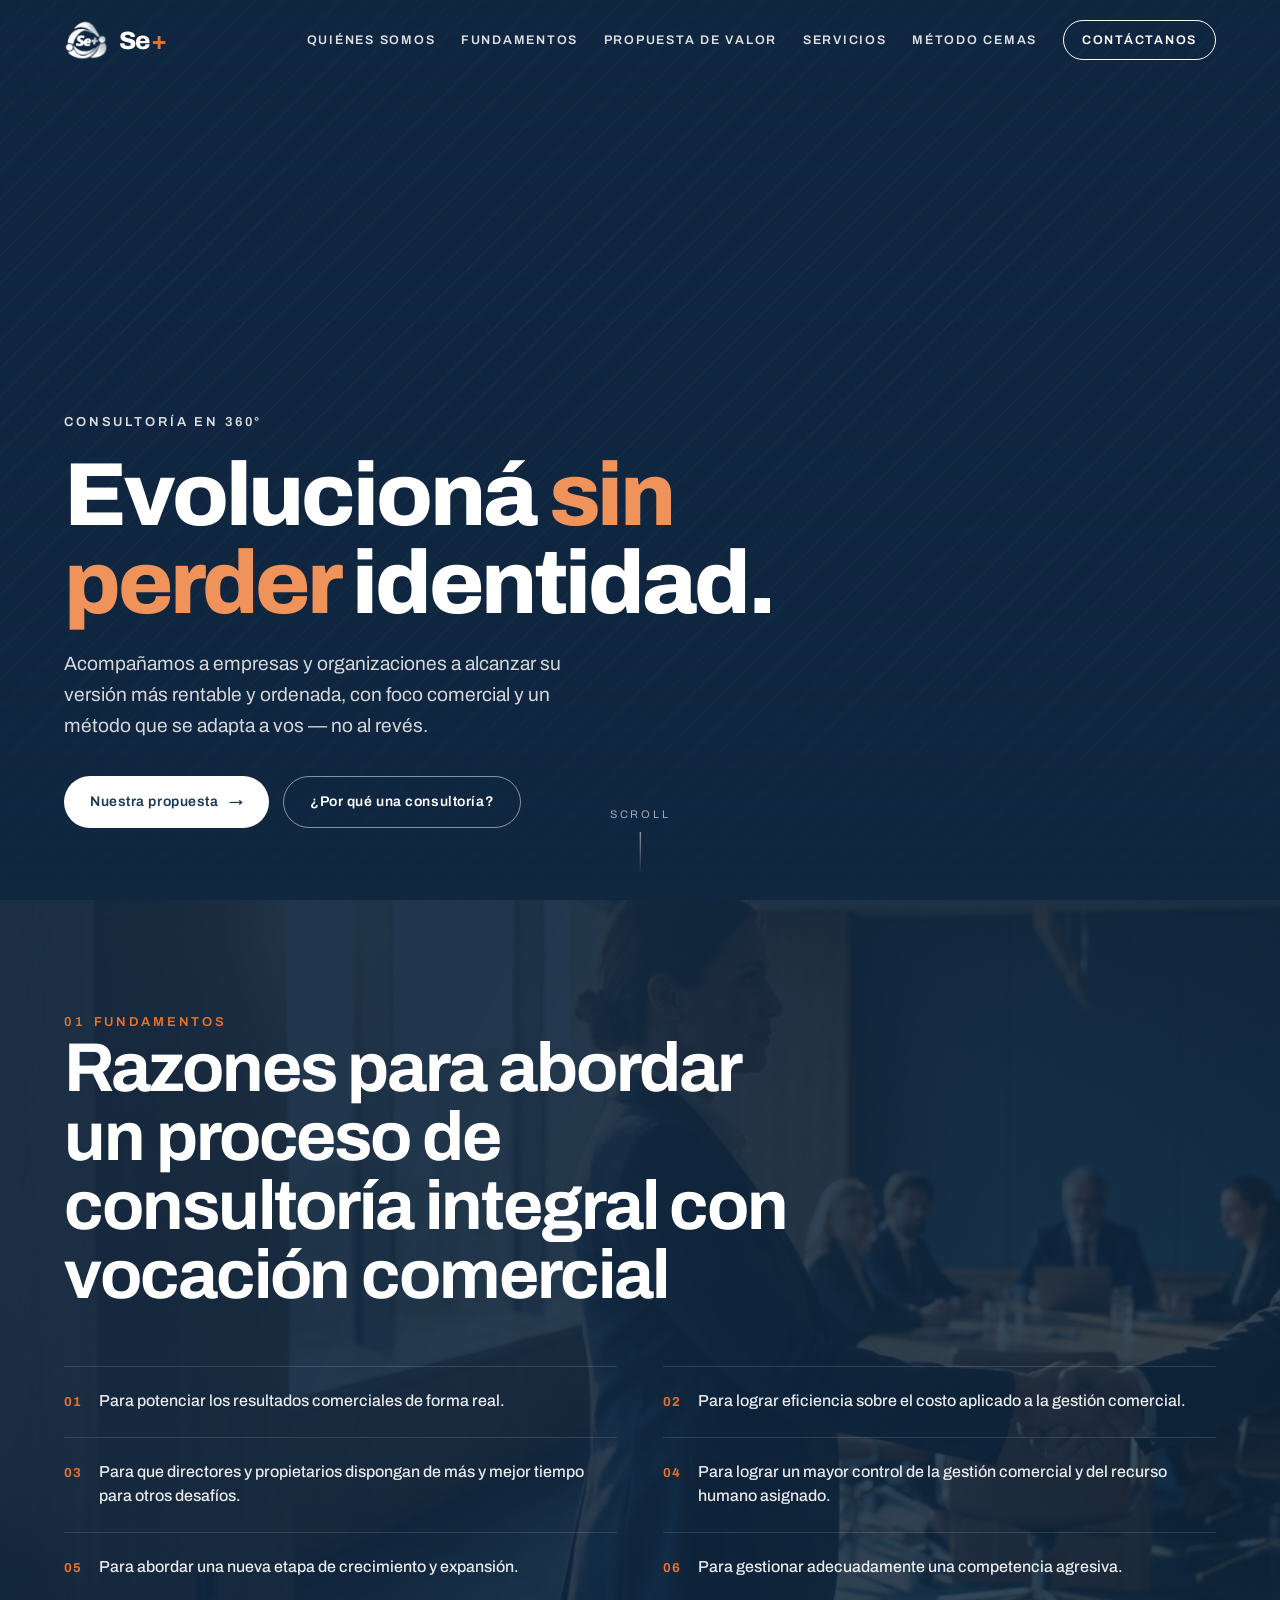
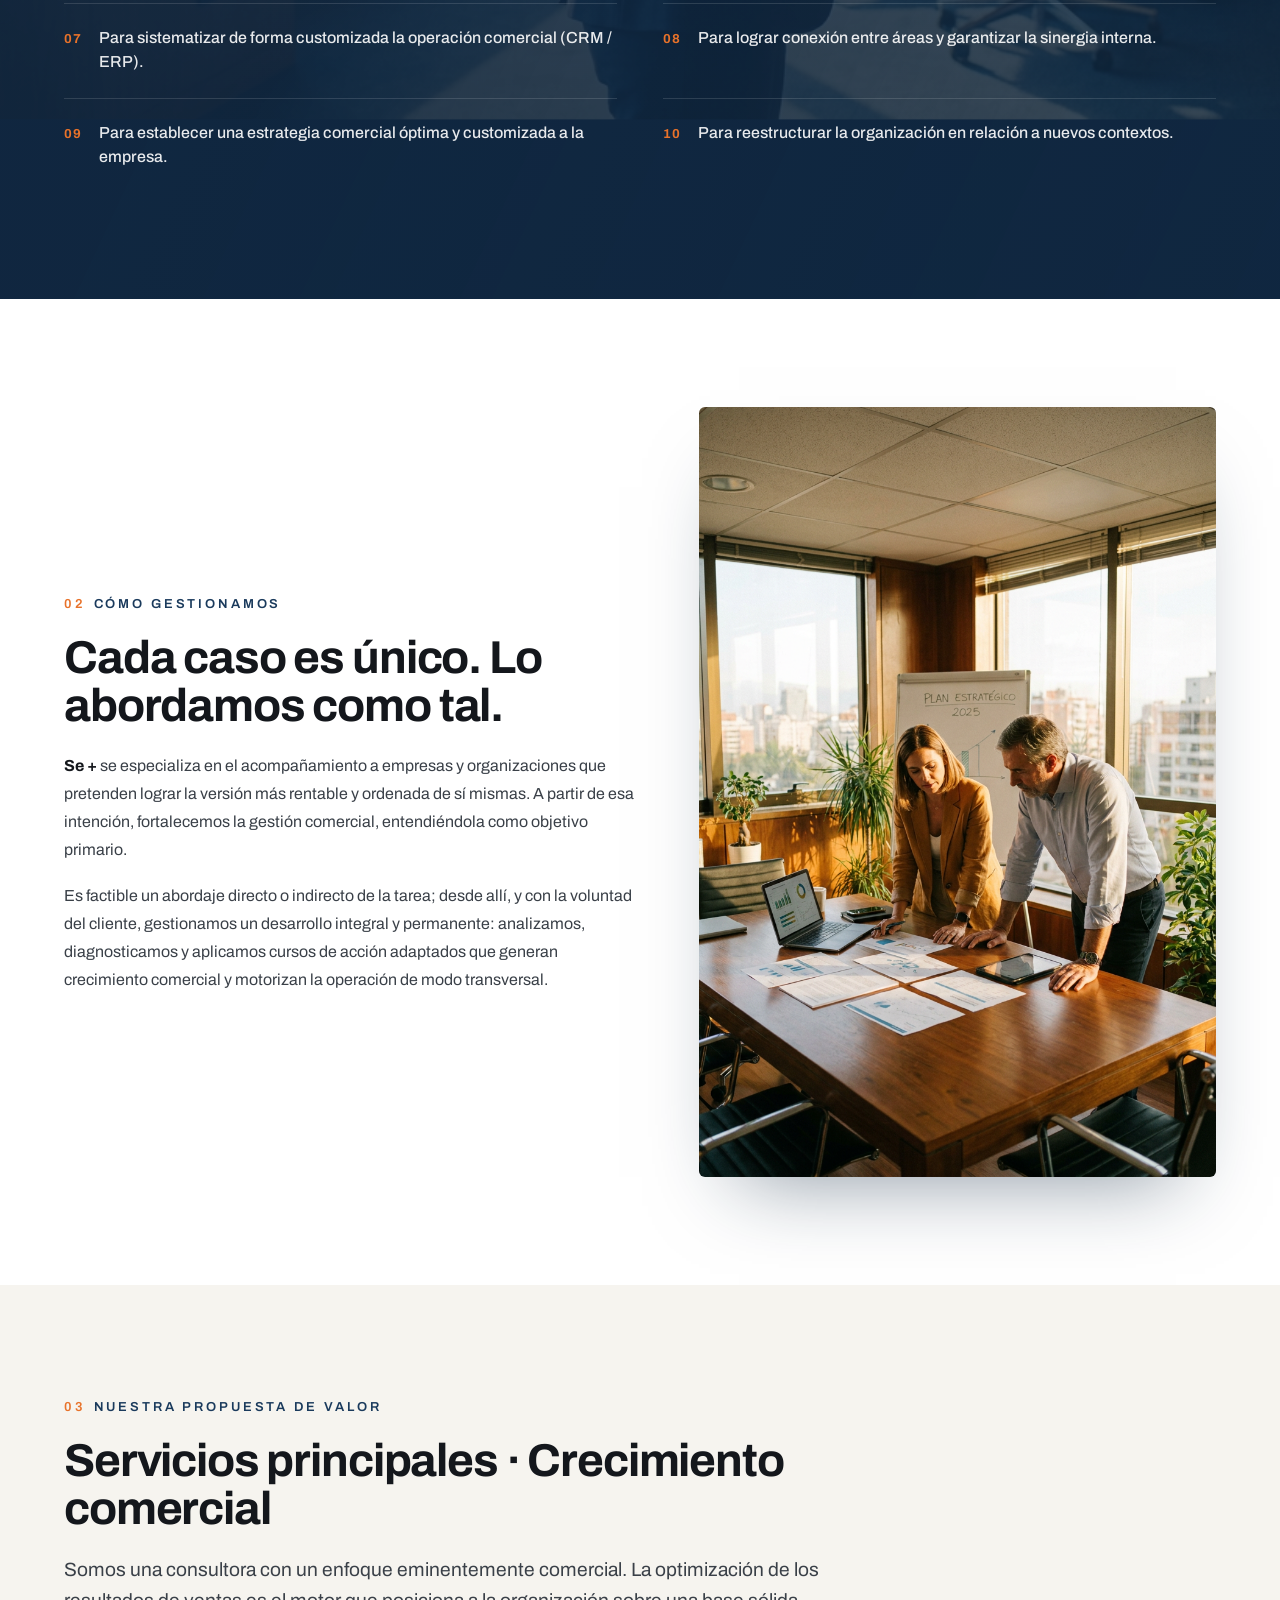
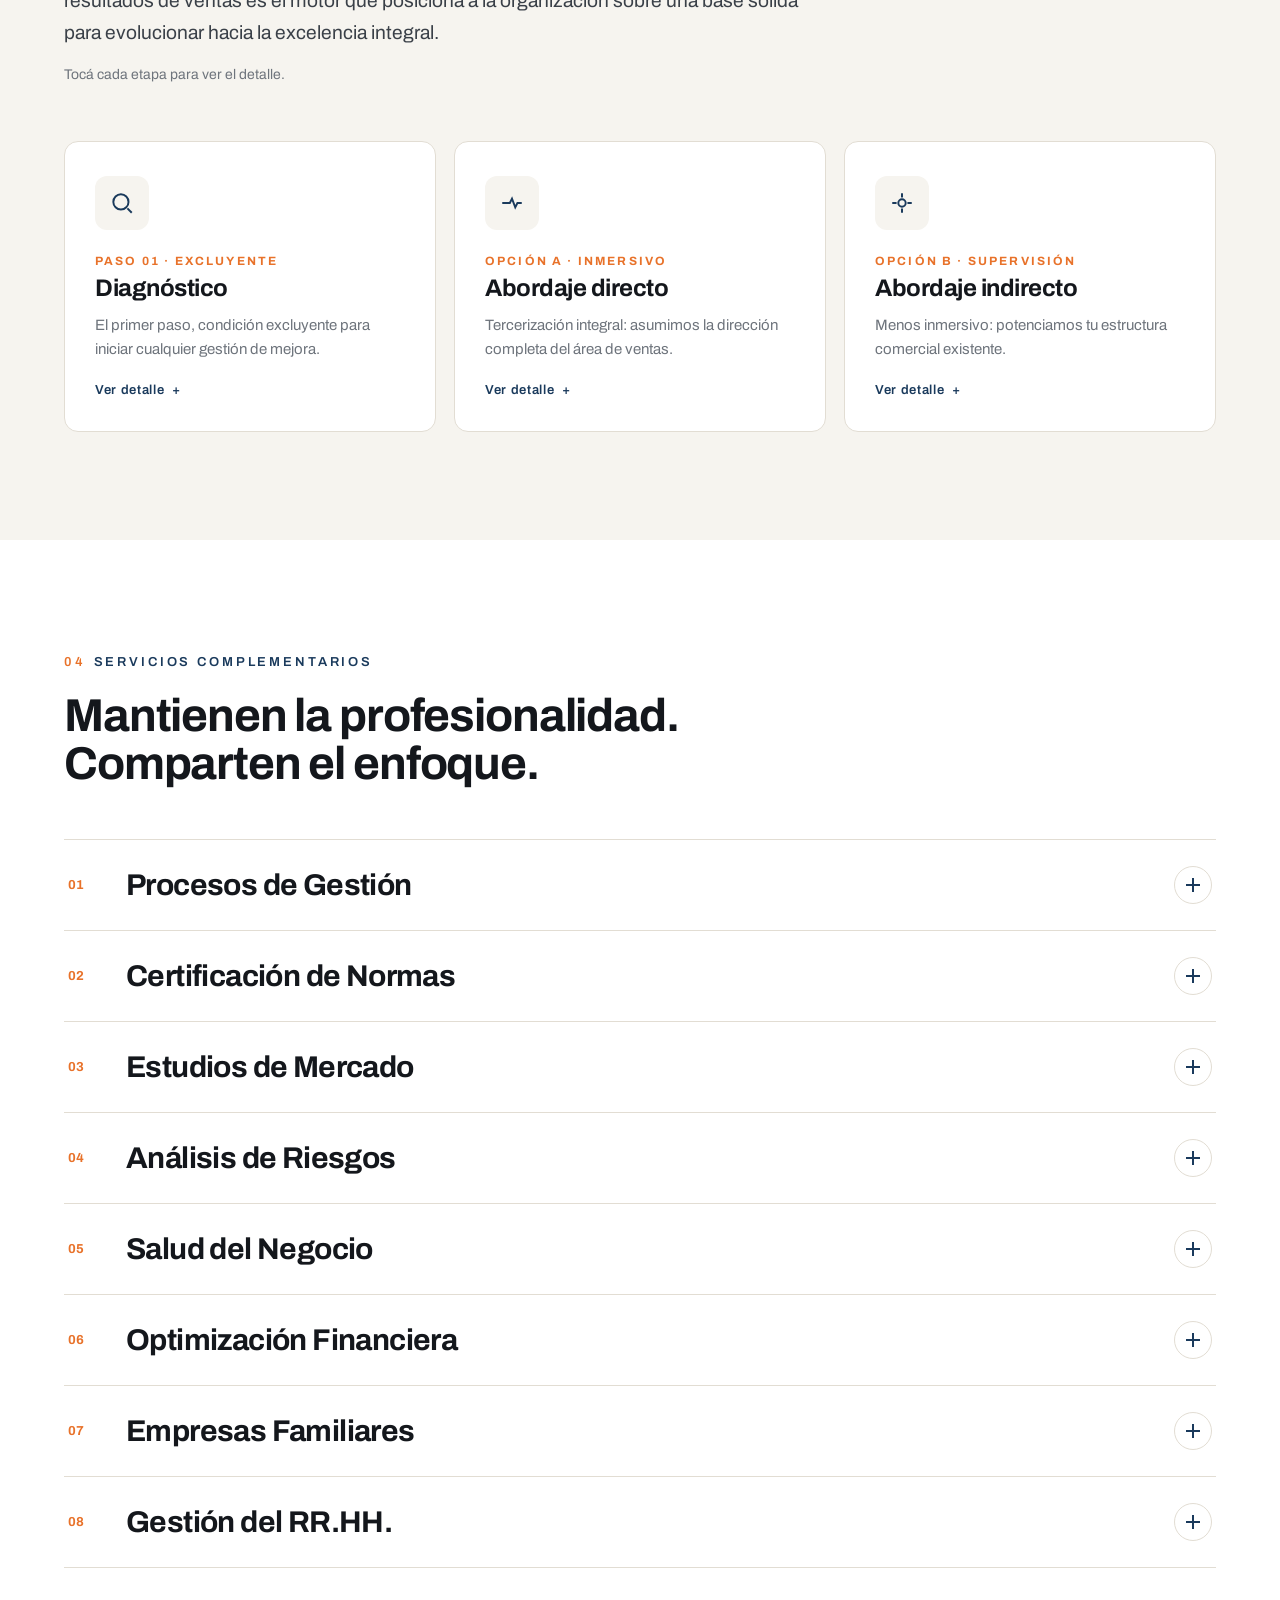
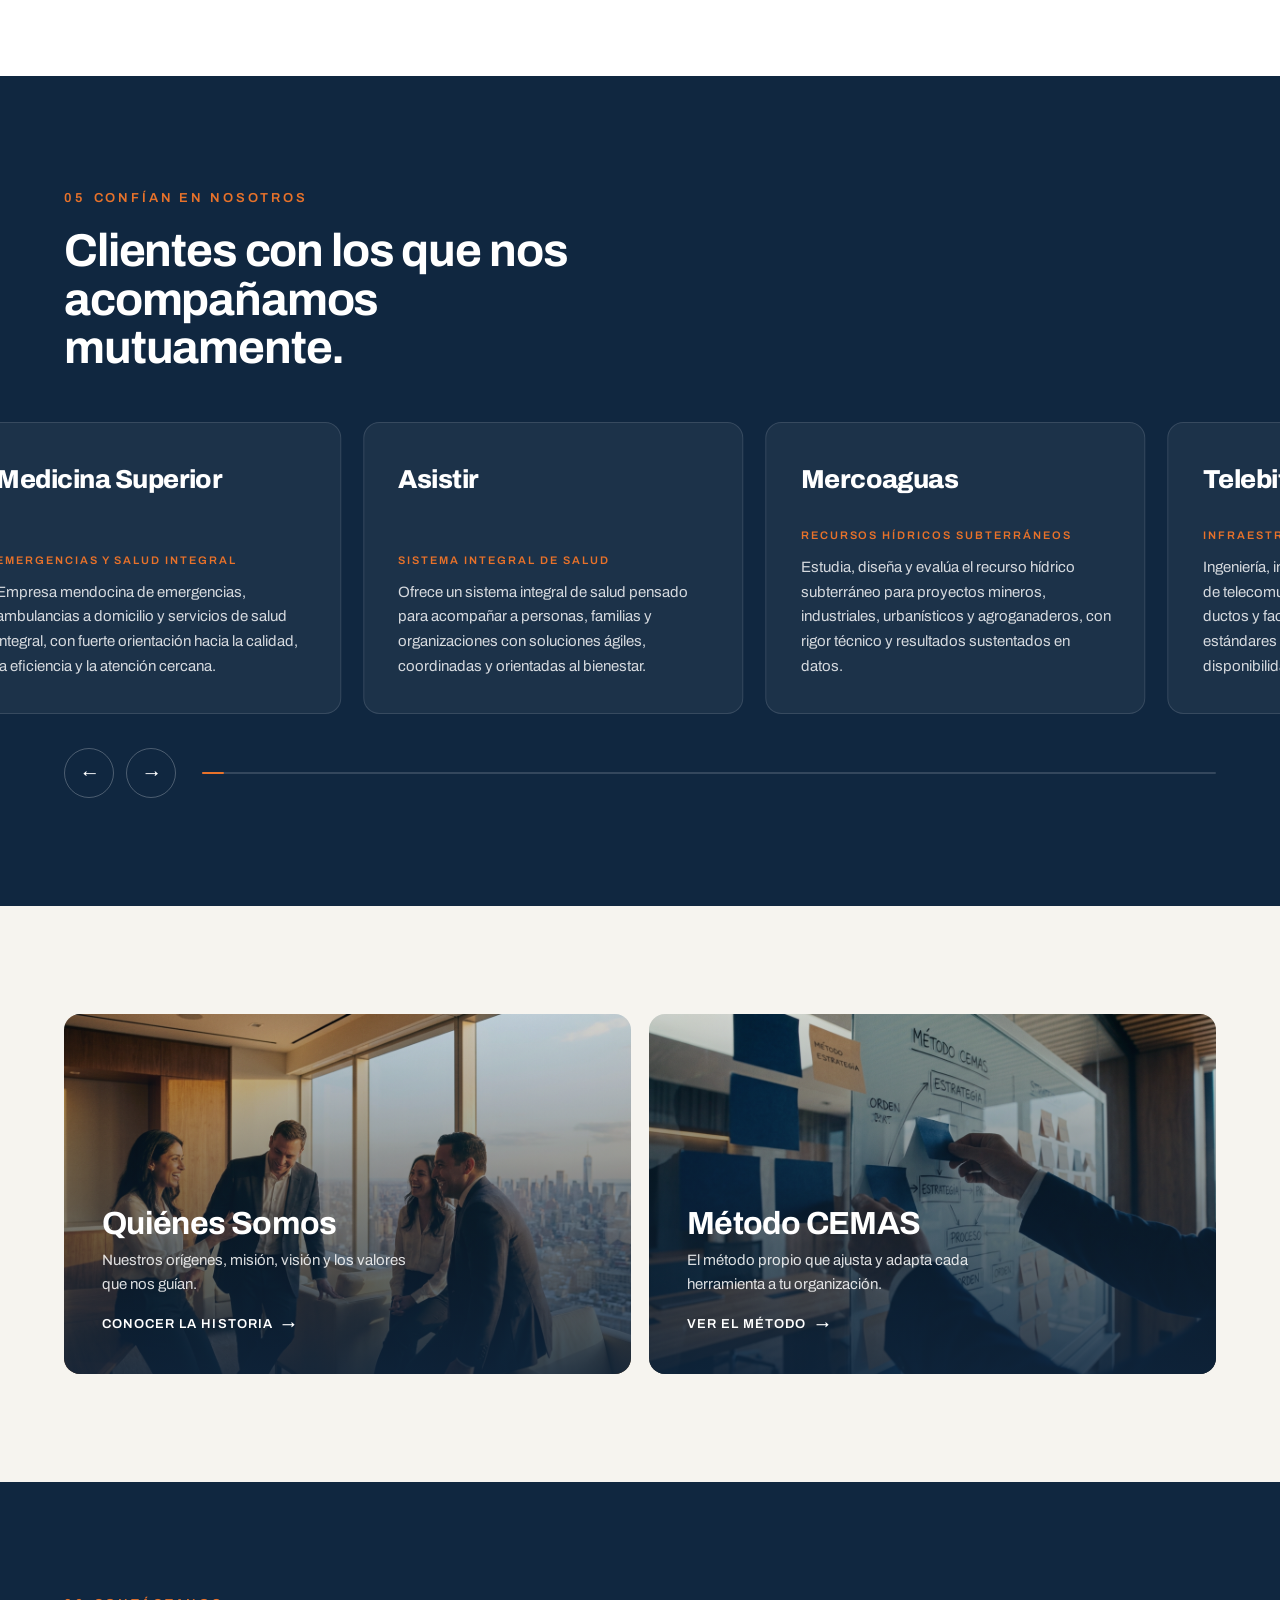
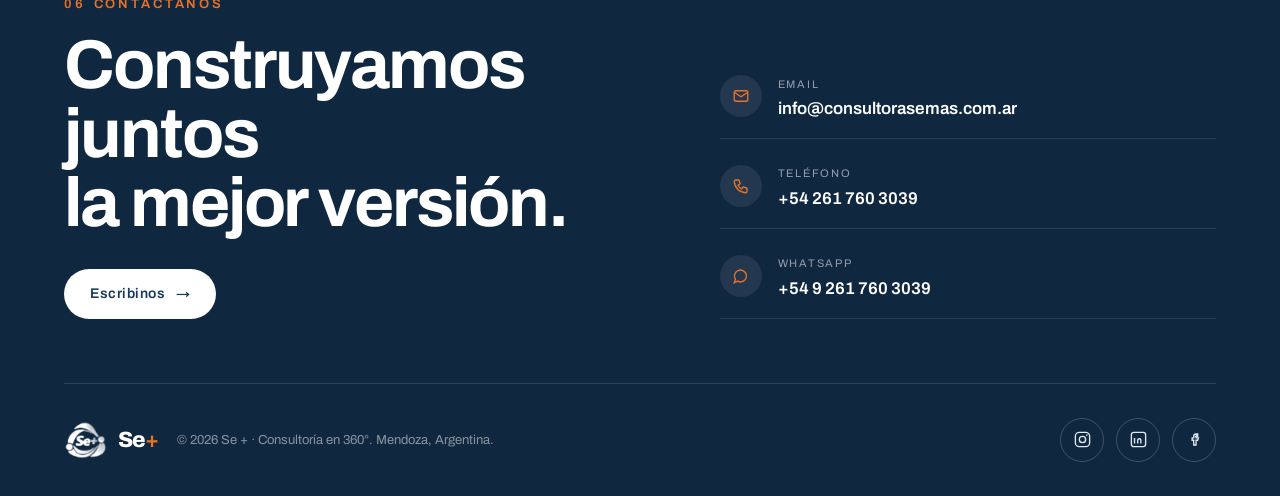
<file: index.html>
<!DOCTYPE html>
<html lang="es">
<head>
<meta charset="UTF-8" />
<meta name="viewport" content="width=device-width, initial-scale=1.0" />
<title>Se + · Consultoría en 360°</title>
<link rel="stylesheet" href="assets/styles.css" />
<style>
/* ============ HERO ============ */
.hero{ position:relative; height:100svh; min-height:620px; display:flex; align-items:flex-end; overflow:hidden; color:#fff; }
.hero__media{ position:absolute; inset:0; background:var(--navy-deep); z-index:0; }
.hero__video{ position:absolute; inset:0; width:100%; height:100%; object-fit:cover; z-index:1; }
.hero__media::after{ /* navy tint + subtle texture sobre el video */
  content:""; position:absolute; inset:0; z-index:2;
  background-color:rgba(16,39,64,.28);
  background-image:repeating-linear-gradient(135deg, rgba(255,255,255,.025) 0 2px, transparent 2px 20px);
}
.hero__orb{ position:absolute; border-radius:50%; filter:blur(60px); opacity:.55; z-index:1; mix-blend-mode:screen; }
.orb1{ width:60vw; height:60vw; background:radial-gradient(circle,#2d5a85,transparent 65%); top:-18vw; left:-12vw; animation:drift1 22s var(--ease) infinite alternate; }
.orb2{ width:48vw; height:48vw; background:radial-gradient(circle,#3e76a8,transparent 62%); bottom:-16vw; right:-8vw; animation:drift2 27s var(--ease) infinite alternate; }
.orb3{ width:30vw; height:30vw; background:radial-gradient(circle,#E8722A,transparent 60%); top:32%; right:24%; opacity:.32; animation:drift3 19s var(--ease) infinite alternate; }
@keyframes drift1{ to{ transform:translate(10vw,8vw) scale(1.15); } }
@keyframes drift2{ to{ transform:translate(-9vw,-6vw) scale(1.1); } }
@keyframes drift3{ to{ transform:translate(-6vw,5vw) scale(1.25); } }
.hero__grad{ position:absolute; inset:0; z-index:3; background:linear-gradient(180deg, rgba(16,39,64,.55) 0%, rgba(16,39,64,.05) 32%, rgba(16,39,64,.35) 70%, rgba(16,39,64,.9) 100%); }
.hero__vidtag{ position:absolute; bottom:34px; right:var(--pad); z-index:4; max-width:300px; }
.hero__vidtag .ph__tag{ text-align:left; }
@media (max-width:920px){ .hero__vidtag{ display:none; } }
.hero__inner{ position:relative; z-index:6; width:100%; padding-bottom:clamp(48px,8vh,110px); }
.hero h1{ max-width:16ch; margin:18px 0 0; }
.hero h1 em{ font-style:normal; color:var(--gold-soft); }
.hero__sub{ max-width:46ch; margin-top:22px; font-size:clamp(17px,1.5vw,21px); color:rgba(255,255,255,.82); line-height:1.6; }
.hero__cta{ display:flex; gap:14px; flex-wrap:wrap; margin-top:34px; }
.hero__scroll{ position:absolute; bottom:26px; left:50%; transform:translateX(-50%); z-index:6; display:flex; flex-direction:column; align-items:center; gap:8px; font-size:11px; letter-spacing:.25em; text-transform:uppercase; color:rgba(255,255,255,.6); }
.hero__scroll .line{ width:1px; height:42px; background:linear-gradient(rgba(255,255,255,.7),transparent); animation:scrolly 2.2s var(--ease) infinite; transform-origin:top; }
@keyframes scrolly{ 0%{ transform:scaleY(0); } 40%{ transform:scaleY(1);} 100%{ transform:scaleY(0); transform-origin:bottom; } }

/* ============ Generic section ============ */
.section{ padding:clamp(80px,12vh,150px) 0; position:relative; }
.section__head{ max-width:760px; }
.section__head .lead{ margin-top:20px; }

/* ============ FUNDAMENTOS (dark, full-bleed) ============ */
.fund{ background:var(--navy-deep); color:#fff; position:relative; overflow:hidden; }
.fund__bg{ position:absolute; inset:0; z-index:0; }
.fund__bg img{ width:100%; height:100%; object-fit:cover; }
.fund::before{ content:""; position:absolute; inset:0; z-index:1; background:linear-gradient(115deg, rgba(16,39,64,.93) 30%, rgba(16,39,64,.78) 100%); }
.fund .wrap{ position:relative; z-index:2; }
.fund .eyebrow{ color:var(--gold); }
.fund h2{ color:#fff; max-width:18ch; }
.fund__grid{ display:grid; grid-template-columns:repeat(2,1fr); gap:2px 46px; margin-top:56px; }
.reason{ display:grid; grid-template-columns:auto 1fr; gap:18px; padding:22px 0; border-top:1px solid rgba(255,255,255,.13); align-items:start; }
.reason__n{ font-size:13px; font-weight:700; color:var(--gold); font-variant-numeric:tabular-nums; padding-top:3px; letter-spacing:.05em; }
.reason__t{ font-size:clamp(16px,1.25vw,19px); color:rgba(255,255,255,.9); line-height:1.5; font-weight:500; }
@media (max-width:760px){ .fund__grid{ grid-template-columns:1fr; gap:0; } }

/* ============ CÓMO GESTIONAMOS (split) ============ */
.gestion{ background:var(--white); }
.split{ display:grid; grid-template-columns:1.05fr .95fr; gap:clamp(34px,5vw,80px); align-items:center; }
.split__media{ position:relative; }
.split__media .ph{ width:100%; aspect-ratio:4/5; border-radius:4px; }
.split__media img{ width:100%; height:auto; border-radius:6px; display:block; box-shadow:0 40px 80px -40px rgba(16,39,64,.5); }
.split__media.tall .ph{ aspect-ratio:3/4; }
.gestion .float-num{ position:absolute; right:-10px; bottom:-26px; font-size:clamp(80px,12vw,180px); font-weight:800; color:var(--cream-2); letter-spacing:-.05em; z-index:-1; line-height:.8; }
@media (max-width:860px){ .split{ grid-template-columns:1fr; } .split--rev .split__media{ order:-1; } }

/* ============ PROPUESTA DE VALOR (cards expandibles) ============ */
.value{ background:var(--cream); }
.pillars{ display:grid; grid-template-columns:repeat(3,1fr); gap:18px; margin-top:54px; }
.pillar{
  background:var(--white); border:1px solid var(--line); border-radius:14px; padding:34px 30px;
  text-align:left; transition:.45s var(--ease); position:relative; overflow:hidden; display:flex; flex-direction:column;
}
.pillar:hover{ transform:translateY(-6px); box-shadow:0 30px 60px -34px rgba(16,39,64,.4); border-color:transparent; }
.pillar__ico{ width:54px; height:54px; border-radius:12px; background:var(--cream); display:flex; align-items:center; justify-content:center; color:var(--navy); margin-bottom:24px; transition:.45s var(--ease); }
.pillar:hover .pillar__ico{ background:var(--navy); color:#fff; }
.pillar.active .pillar__ico{ background:var(--gold); color:#fff; }
.pillar__ico svg{ width:26px; height:26px; }
.pillar__step{ font-size:12px; font-weight:700; letter-spacing:.18em; text-transform:uppercase; color:var(--gold); }
.pillar h3{ font-size:24px; margin:8px 0 12px; }
.pillar__excerpt{ font-size:15px; color:var(--muted); line-height:1.6; }
.pillar__more{ margin-top:22px; display:inline-flex; align-items:center; gap:8px; font-size:13px; font-weight:600; letter-spacing:.05em; color:var(--navy); }
.pillar__more .ico{ transition:transform .4s var(--ease); }
.pillar.active .pillar__more .ico{ transform:rotate(45deg); }
.pillar__panel{ display:grid; grid-template-rows:0fr; transition:grid-template-rows .55s var(--ease); }
.pillar.active .pillar__panel{ grid-template-rows:1fr; }
.pillar__panel > div{ overflow:hidden; }
.pillar__panel p{ font-size:15px; line-height:1.7; color:var(--ink-soft); padding-top:20px; margin-top:20px; border-top:1px solid var(--line); }
.pillar__panel .note{ display:block; margin-top:14px; font-size:13px; color:var(--muted); font-style:italic; }
@media (max-width:860px){ .pillars{ grid-template-columns:1fr; } }

/* ============ SERVICIOS COMPLEMENTARIOS (acordeón) ============ */
.compl{ background:var(--white); }
.acc{ margin-top:50px; border-top:1px solid var(--line); }
.acc__item{ border-bottom:1px solid var(--line); }
.acc__head{ width:100%; display:flex; align-items:center; gap:24px; padding:26px 4px; text-align:left; transition:.3s; }
.acc__head:hover{ padding-left:14px; }
.acc__n{ font-size:13px; font-weight:700; color:var(--gold); font-variant-numeric:tabular-nums; width:34px; flex:none; }
.acc__t{ flex:1; font-size:clamp(20px,2.4vw,30px); font-weight:700; letter-spacing:-.02em; transition:color .3s; }
.acc__item.open .acc__t{ color:var(--navy); }
.acc__plus{ width:38px; height:38px; flex:none; border-radius:50%; border:1.5px solid var(--line); display:flex; align-items:center; justify-content:center; position:relative; transition:.4s var(--ease); }
.acc__item.open .acc__plus{ background:var(--navy); border-color:var(--navy); }
.acc__plus::before,.acc__plus::after{ content:""; position:absolute; background:var(--navy); transition:.4s var(--ease); }
.acc__plus::before{ width:14px; height:2px; } .acc__plus::after{ width:2px; height:14px; }
.acc__item.open .acc__plus::before,.acc__item.open .acc__plus::after{ background:#fff; }
.acc__item.open .acc__plus::after{ transform:rotate(90deg); opacity:0; }
.acc__panel{ display:grid; grid-template-rows:0fr; transition:grid-template-rows .5s var(--ease); }
.acc__item.open .acc__panel{ grid-template-rows:1fr; }
.acc__panel > div{ overflow:hidden; }
.acc__panel p{ max-width:70ch; padding:0 0 30px 58px; font-size:16px; line-height:1.75; color:var(--ink-soft); }
@media (max-width:600px){ .acc__panel p{ padding-left:0; } }

/* ============ CLIENTES (carrusel) ============ */
.clients{ background:var(--navy-deep); color:#fff; overflow:hidden; }
.clients .eyebrow{ color:var(--gold); }
.clients h2{ color:#fff; }
.carousel{ margin-top:50px; position:relative; }
.carousel__track{ display:flex; gap:22px; transition:transform .7s var(--ease); }
.cli-card{ flex:0 0 clamp(280px,33%,420px); background:rgba(255,255,255,.05); border:1px solid rgba(255,255,255,.12); border-radius:16px; padding:34px; min-height:280px; display:flex; flex-direction:column; }
.cli-card__logo{ height:46px; display:flex; align-items:center; margin-bottom:auto; }
.cli-card__logo .name{ font-size:26px; font-weight:800; letter-spacing:-.02em; color:#fff; }
.cli-card__tag{ font-size:11px; font-weight:600; letter-spacing:.18em; text-transform:uppercase; color:var(--gold); margin:24px 0 10px; }
.cli-card__desc{ font-size:15px; line-height:1.65; color:rgba(255,255,255,.82); }
.carousel__nav{ display:flex; gap:12px; margin-top:34px; align-items:center; }
.carousel__btn{ width:50px; height:50px; border-radius:50%; border:1.5px solid rgba(255,255,255,.25); color:#fff; display:flex; align-items:center; justify-content:center; transition:.3s; }
.carousel__btn:hover{ background:#fff; color:var(--navy); border-color:#fff; }
.carousel__btn:disabled{ opacity:.3; cursor:not-allowed; }
.carousel__prog{ flex:1; height:2px; background:rgba(255,255,255,.15); margin-left:14px; position:relative; border-radius:2px; }
.carousel__prog i{ position:absolute; left:0; top:0; height:100%; background:var(--gold); border-radius:2px; transition:.5s var(--ease); }

/* ============ Teasers a subpáginas ============ */
.teasers{ background:var(--cream); }
.teaser-grid{ display:grid; grid-template-columns:1fr 1fr; gap:18px; }
.teaser{ position:relative; border-radius:16px; overflow:hidden; min-height:360px; display:flex; align-items:flex-end; color:#fff; padding:38px; transition:.5s var(--ease); }
.teaser .ph{ position:absolute; inset:0; z-index:0; }
.teaser img{ position:absolute; inset:0; width:100%; height:100%; object-fit:cover; z-index:0; transition:transform .6s var(--ease); }
.teaser:hover img{ transform:scale(1.05); }
.teaser::after{ content:""; position:absolute; inset:0; z-index:1; background:linear-gradient(180deg,rgba(16,39,64,.15),rgba(16,39,64,.85)); }
.teaser__body{ position:relative; z-index:2; }
.teaser h3{ font-size:32px; margin-bottom:8px; }
.teaser p{ font-size:15px; color:rgba(255,255,255,.85); max-width:34ch; }
.teaser .go{ display:inline-flex; align-items:center; gap:9px; margin-top:18px; font-size:13px; font-weight:600; letter-spacing:.08em; text-transform:uppercase; }
.teaser:hover{ transform:translateY(-5px); }
.teaser:hover .go .arr{ transform:translateX(5px); }
.teaser .go .arr{ transition:transform .4s var(--ease); }
@media (max-width:760px){ .teaser-grid{ grid-template-columns:1fr; } }

/* ============ CONTACTO / FOOTER ============ */
.contact{ background:var(--navy-deep); color:#fff; padding:clamp(80px,12vh,140px) 0 0; }
.contact h2{ color:#fff; }
.contact__top{ display:grid; grid-template-columns:1.2fr 1fr; gap:60px; align-items:end; padding-bottom:64px; border-bottom:1px solid rgba(255,255,255,.12); }
.contact__methods{ display:flex; flex-direction:column; gap:4px; }
.cmethod{ display:flex; align-items:center; gap:16px; padding:16px 0; border-bottom:1px solid rgba(255,255,255,.1); transition:.3s; }
.cmethod:hover{ padding-left:8px; }
.cmethod .ico{ width:42px; height:42px; flex:none; border-radius:50%; background:rgba(255,255,255,.08); display:flex; align-items:center; justify-content:center; color:var(--gold); }
.cmethod .lbl{ font-size:11px; letter-spacing:.16em; text-transform:uppercase; color:rgba(255,255,255,.55); }
.cmethod .val{ font-size:17px; font-weight:600; }
.contact__bottom{ display:flex; justify-content:space-between; align-items:center; gap:24px; padding:34px 0; flex-wrap:wrap; }
.social{ display:flex; gap:12px; }
.social a{ width:44px; height:44px; border-radius:50%; border:1px solid rgba(255,255,255,.2); display:flex; align-items:center; justify-content:center; transition:.3s; }
.social a:hover{ background:#fff; color:var(--navy); border-color:#fff; }
.contact__brand{ display:flex; align-items:center; gap:18px; flex-wrap:wrap; }
.copy{ font-size:13px; color:rgba(255,255,255,.5); }
@media (max-width:760px){ .contact__top{ grid-template-columns:1fr; gap:40px; } }
</style>
</head>
<body>

<!-- ===================== NAV ===================== -->
<header class="nav" id="nav">
  <a href="index.html" class="nav__logo" aria-label="Se + inicio">
    <span class="nav__mark">
      <img src="assets/logomark-white.png" class="logo-white" alt="" />
      <img src="assets/logomark-color.png" class="logo-color" alt="" />
    </span>
    <span class="nav__word">Se<b>+</b></span>
  </a>
  <nav class="nav__menu" id="menu">
    <a class="nav__link" href="quienes-somos.html">Quiénes Somos</a>
    <a class="nav__link" href="#fundamentos">Fundamentos</a>
    <a class="nav__link" href="#propuesta">Propuesta de Valor</a>
    <a class="nav__link" href="#servicios">Servicios</a>
    <a class="nav__link" href="metodo-cemas.html">Método CEMAS</a>
    <a class="nav__link cta" href="#contacto">Contáctanos</a>
  </nav>
  <button class="nav__burger" id="burger" aria-label="Menú"><span></span></button>
</header>

<!-- ===================== HERO ===================== -->
<section class="hero" data-screen-label="Hero">
  <div class="hero__media">
    <video class="hero__video" autoplay muted loop playsinline preload="auto" aria-hidden="true">
      <source src="assets/hero.mp4" type="video/mp4" />
    </video>
  </div>
  <div class="hero__grad"></div>

  <div class="hero__inner wrap">
    <span class="eyebrow" style="color:#fff;opacity:.85" data-reveal>Consultoría en 360°</span>
    <h1 class="display" data-reveal data-d="1">Evolucioná <em>sin perder</em> identidad.</h1>
    <p class="hero__sub" data-reveal data-d="2">
      Acompañamos a empresas y organizaciones a alcanzar su versión más rentable y ordenada,
      con foco comercial y un método que se adapta a vos — no al revés.
    </p>
    <div class="hero__cta" data-reveal data-d="3">
      <a href="#propuesta" class="btn btn--light">Nuestra propuesta <span class="arr">→</span></a>
      <a href="#fundamentos" class="btn" style="border:1.5px solid rgba(255,255,255,.5);color:#fff;">¿Por qué una consultoría?</a>
    </div>
  </div>

  <div class="hero__scroll"><span>Scroll</span><span class="line"></span></div>
</section>

<!-- ===================== FUNDAMENTOS ===================== -->
<section class="section fund" id="fundamentos" data-screen-label="Fundamentos">
  <div class="fund__bg" data-parallax="0.12">
    <img src="assets/fundamentos.png" alt="Apretón de manos entre dos profesionales en una reunión corporativa" />
  </div>
  <div class="wrap">
    <span class="eyebrow" data-reveal><span class="num">01</span>Fundamentos</span>
    <h2 class="h-xl" data-reveal data-d="1">Razones para abordar un proceso de consultoría integral con vocación comercial</h2>
    <div class="fund__grid">
      <div class="reason" data-reveal data-d="1"><span class="reason__n">01</span><span class="reason__t">Para potenciar los resultados comerciales de forma real.</span></div>
      <div class="reason" data-reveal data-d="1"><span class="reason__n">02</span><span class="reason__t">Para lograr eficiencia sobre el costo aplicado a la gestión comercial.</span></div>
      <div class="reason" data-reveal data-d="2"><span class="reason__n">03</span><span class="reason__t">Para que directores y propietarios dispongan de más y mejor tiempo para otros desafíos.</span></div>
      <div class="reason" data-reveal data-d="2"><span class="reason__n">04</span><span class="reason__t">Para lograr un mayor control de la gestión comercial y del recurso humano asignado.</span></div>
      <div class="reason" data-reveal data-d="3"><span class="reason__n">05</span><span class="reason__t">Para abordar una nueva etapa de crecimiento y expansión.</span></div>
      <div class="reason" data-reveal data-d="3"><span class="reason__n">06</span><span class="reason__t">Para gestionar adecuadamente una competencia agresiva.</span></div>
      <div class="reason" data-reveal data-d="4"><span class="reason__n">07</span><span class="reason__t">Para sistematizar de forma customizada la operación comercial (CRM / ERP).</span></div>
      <div class="reason" data-reveal data-d="4"><span class="reason__n">08</span><span class="reason__t">Para lograr conexión entre áreas y garantizar la sinergia interna.</span></div>
      <div class="reason" data-reveal data-d="5"><span class="reason__n">09</span><span class="reason__t">Para establecer una estrategia comercial óptima y customizada a la empresa.</span></div>
      <div class="reason" data-reveal data-d="5"><span class="reason__n">10</span><span class="reason__t">Para reestructurar la organización en relación a nuevos contextos.</span></div>
    </div>
  </div>
</section>

<!-- ===================== CÓMO GESTIONAMOS ===================== -->
<section class="section gestion" id="gestion" data-screen-label="Cómo gestionamos">
  <div class="wrap split split--rev">
    <div>
      <span class="eyebrow" data-reveal><span class="num">02</span>Cómo gestionamos</span>
      <h2 class="h-lg" data-reveal data-d="1" style="margin-top:18px;">Cada caso es único. Lo abordamos como tal.</h2>
      <p class="body" data-reveal data-d="2" style="margin-top:22px;">
        <b style="color:var(--ink)">Se +</b> se especializa en el acompañamiento a empresas y organizaciones
        que pretenden lograr la versión más rentable y ordenada de sí mismas. A partir de esa intención,
        fortalecemos la gestión comercial, entendiéndola como objetivo primario.
      </p>
      <p class="body" data-reveal data-d="3" style="margin-top:18px;">
        Es factible un abordaje directo o indirecto de la tarea; desde allí, y con la voluntad del cliente,
        gestionamos un desarrollo integral y permanente: analizamos, diagnosticamos y aplicamos
        cursos de acción adaptados que generan crecimiento comercial y motorizan la operación de modo transversal.
      </p>
    </div>
    <div class="split__media tall" data-reveal data-d="2">
      <img src="assets/gestion.png" alt="Consultora y cliente revisando un plan estratégico en una oficina con vista a la ciudad" />
      <span class="float-num">02</span>
    </div>
  </div>
</section>

<!-- ===================== PROPUESTA DE VALOR ===================== -->
<section class="section value" id="propuesta" data-screen-label="Propuesta de valor">
  <div class="wrap">
    <div class="section__head">
      <span class="eyebrow" data-reveal><span class="num">03</span>Nuestra propuesta de valor</span>
      <h2 class="h-lg" data-reveal data-d="1" style="margin-top:18px;">Servicios principales · Crecimiento comercial</h2>
      <p class="lead" data-reveal data-d="2">
        Somos una consultora con un enfoque eminentemente comercial. La optimización de los resultados de ventas
        es el motor que posiciona a la organización sobre una base sólida para evolucionar hacia la excelencia integral.
      </p>
      <p class="body" data-reveal data-d="3" style="margin-top:14px;color:var(--muted);font-size:14px;">Tocá cada etapa para ver el detalle.</p>
    </div>

    <div class="pillars">
      <button class="pillar" data-pillar data-reveal data-d="1">
        <div class="pillar__ico"><svg viewBox="0 0 24 24" fill="none" stroke="currentColor" stroke-width="1.8"><circle cx="11" cy="11" r="7"/><path d="M21 21l-4-4"/></svg></div>
        <span class="pillar__step">Paso 01 · Excluyente</span>
        <h3>Diagnóstico</h3>
        <p class="pillar__excerpt">El primer paso, condición excluyente para iniciar cualquier gestión de mejora.</p>
        <div class="pillar__panel"><div><p>
          La confección y presentación de un diagnóstico profundo y consciente es condición excluyente para iniciar
          cualquier gestión de mejora. Permite determinar a ciencia cierta dónde estamos, con qué contamos, cuáles son
          las zonas de dolor crítico y hacia dónde queremos dirigirnos. El análisis puede aplicarse a la organización
          en su totalidad o circunscribirse a un área específica. Desde aquí, el cliente puede volcarse hacia el
          régimen directo o indirecto.
        </p></div></div>
        <span class="pillar__more">Ver detalle <span class="ico">+</span></span>
      </button>

      <button class="pillar" data-pillar data-reveal data-d="2">
        <div class="pillar__ico"><svg viewBox="0 0 24 24" fill="none" stroke="currentColor" stroke-width="1.8"><path d="M3 12h7l2-4 3 8 2-4h4"/></svg></div>
        <span class="pillar__step">Opción A · Inmersivo</span>
        <h3>Abordaje directo</h3>
        <p class="pillar__excerpt">Tercerización integral: asumimos la dirección completa del área de ventas.</p>
        <div class="pillar__panel"><div><p>
          Implica la tercerización del departamento comercial. <b>Se +</b> asume la dirección integral del área de
          ventas, haciéndonos responsables de la gestión y de todo lo que ello implica, con el staff de la organización
          o armando un equipo. Acordamos objetivos, definimos indicadores y cadencia de presentaciones, implementamos
          KPIs y un dashboard de control y procesos. Incluye capacitación y acompañamiento en campo, análisis de mercado
          y cartera, segmentación, estrategia comercial, plan de negocios y análisis de costos.
          <span class="note">Convenio de locación de servicio por un período no menor a 8 meses; luego la organización puede conservar la estructura o continuar tercerizándola.</span>
        </p></div></div>
        <span class="pillar__more">Ver detalle <span class="ico">+</span></span>
      </button>

      <button class="pillar" data-pillar data-reveal data-d="3">
        <div class="pillar__ico"><svg viewBox="0 0 24 24" fill="none" stroke="currentColor" stroke-width="1.8"><path d="M12 3v4M12 17v4M3 12h4M17 12h4"/><circle cx="12" cy="12" r="3.4"/></svg></div>
        <span class="pillar__step">Opción B · Supervisión</span>
        <h3>Abordaje indirecto</h3>
        <p class="pillar__excerpt">Menos inmersivo: potenciamos tu estructura comercial existente.</p>
        <div class="pillar__panel"><div><p>
          Un abordaje menos inmersivo: operamos sobre una estructura comercial existente, armando un plan de capacitación
          y acompañamiento, otorgando herramientas nuevas y maximizando las existentes. Diseñamos un plan de objetivos
          concreto, con talleres por herramienta, KPIs customizados, segmentación y estudios sectorizados del mercado,
          y sugerencias de gestión — todo como agentes externos y supervisores del proceso, no como responsables directos.
          Puede incluir elección y seguimiento de CRM de ser requerido.
        </p></div></div>
        <span class="pillar__more">Ver detalle <span class="ico">+</span></span>
      </button>
    </div>
  </div>
</section>

<!-- ===================== SERVICIOS COMPLEMENTARIOS ===================== -->
<section class="section compl" id="servicios" data-screen-label="Servicios complementarios">
  <div class="wrap">
    <div class="section__head">
      <span class="eyebrow" data-reveal><span class="num">04</span>Servicios complementarios</span>
      <h2 class="h-lg" data-reveal data-d="1" style="margin-top:18px;">Mantienen la profesionalidad. Comparten el enfoque.</h2>
    </div>

    <div class="acc" id="acc">
      <div class="acc__item" data-reveal>
        <button class="acc__head"><span class="acc__n">01</span><span class="acc__t">Procesos de Gestión</span><span class="acc__plus"></span></button>
        <div class="acc__panel"><div><p>Mejoramos los procesos existentes para alcanzar altos niveles de eficacia y eficiencia, o bien creamos, diseñamos e implementamos nuevos procesos a la medida de la organización.</p></div></div>
      </div>
      <div class="acc__item" data-reveal>
        <button class="acc__head"><span class="acc__n">02</span><span class="acc__t">Certificación de Normas</span><span class="acc__plus"></span></button>
        <div class="acc__panel"><div><p>Prestamos cercano acompañamiento en la certificación de diversas normas. Guiamos y asesoramos para allanar el camino y alcanzar el éxito en ese desafío.</p></div></div>
      </div>
      <div class="acc__item" data-reveal>
        <button class="acc__head"><span class="acc__n">03</span><span class="acc__t">Estudios de Mercado</span><span class="acc__plus"></span></button>
        <div class="acc__panel"><div><p>Conocer con certeza en qué mercado se trabaja: segmento, público objetivo, hábitos de consumo, sesgos conductuales y porcentaje de mercado, entre otras variables de altísima importancia. Damos respuesta a cada una de estas inquietudes.</p></div></div>
      </div>
      <div class="acc__item" data-reveal>
        <button class="acc__head"><span class="acc__n">04</span><span class="acc__t">Análisis de Riesgos</span><span class="acc__plus"></span></button>
        <div class="acc__panel"><div><p>Ante un escenario fluctuante, con variables oscilantes y poco previsibles, y la creciente necesidad de reinventarse, es preciso conocer los riesgos y cómo abordarlos antes de que apremien.</p></div></div>
      </div>
      <div class="acc__item" data-reveal>
        <button class="acc__head"><span class="acc__n">05</span><span class="acc__t">Salud del Negocio</span><span class="acc__plus"></span></button>
        <div class="acc__panel"><div><p>Conocer objetivamente la eficiencia y la salud del negocio como un todo o en cada una de sus partes. Diseñamos e implementamos un tablero de control y medición totalmente customizado que elimina subjetividades.</p></div></div>
      </div>
      <div class="acc__item" data-reveal>
        <button class="acc__head"><span class="acc__n">06</span><span class="acc__t">Optimización Financiera</span><span class="acc__plus"></span></button>
        <div class="acc__panel"><div><p>Profesionalización de la gestión financiera, otorgando eficiencia a los recursos y facilitando la toma de decisiones orientada a la mejora de costos.</p></div></div>
      </div>
      <div class="acc__item" data-reveal>
        <button class="acc__head"><span class="acc__n">07</span><span class="acc__t">Empresas Familiares</span><span class="acc__plus"></span></button>
        <div class="acc__panel"><div><p>Estas estructuras cuentan con componentes elevados de emocionalidad en su gestión diaria. Trabajamos para lograr un funcionamiento armonioso y planificamos dentro de ese contexto para garantizar la vida útil de la empresa, sin afectar las relaciones intrafamiliares.</p></div></div>
      </div>
      <div class="acc__item" data-reveal>
        <button class="acc__head"><span class="acc__n">08</span><span class="acc__t">Gestión del RR.HH.</span><span class="acc__plus"></span></button>
        <div class="acc__panel"><div><p>El modo en que las personas se comportan, se motivan y se gestionan es tan relevante como el diseño y monitoreo de los indicadores comerciales. Lo gestionamos en forma directa; además analizamos, buscamos y seleccionamos talento, bajo el paraguas del cumplimiento de los objetivos planteados.</p></div></div>
      </div>
    </div>
  </div>
</section>

<!-- ===================== CLIENTES (carrusel) ===================== -->
<section class="section clients" id="clientes" data-screen-label="Confían en nosotros">
  <div class="wrap">
    <span class="eyebrow" data-reveal><span class="num">05</span>Confían en nosotros</span>
    <h2 class="h-lg" data-reveal data-d="1" style="margin-top:18px;max-width:20ch;">Clientes con los que nos acompañamos mutuamente.</h2>

    <div class="carousel" data-reveal data-d="2">
      <div class="carousel__track" id="track">
        <article class="cli-card"><div class="cli-card__logo"><span class="name">Medicina Superior</span></div><span class="cli-card__tag">Emergencias y salud integral</span><p class="cli-card__desc">Empresa mendocina de emergencias, ambulancias a domicilio y servicios de salud integral, con fuerte orientación hacia la calidad, la eficiencia y la atención cercana.</p></article>
        <article class="cli-card"><div class="cli-card__logo"><span class="name">Asistir</span></div><span class="cli-card__tag">Sistema integral de salud</span><p class="cli-card__desc">Ofrece un sistema integral de salud pensado para acompañar a personas, familias y organizaciones con soluciones ágiles, coordinadas y orientadas al bienestar.</p></article>
        <article class="cli-card"><div class="cli-card__logo"><span class="name">Mercoaguas</span></div><span class="cli-card__tag">Recursos hídricos subterráneos</span><p class="cli-card__desc">Estudia, diseña y evalúa el recurso hídrico subterráneo para proyectos mineros, industriales, urbanísticos y agroganaderos, con rigor técnico y resultados sustentados en datos.</p></article>
        <article class="cli-card"><div class="cli-card__logo"><span class="name">Telebit</span></div><span class="cli-card__tag">Infraestructura energética crítica</span><p class="cli-card__desc">Ingeniería, integración y operación de sistemas de telecomunicaciones y seguridad para ductos y facilidades energéticas, bajo estándares internacionales y alta disponibilidad.</p></article>
        <article class="cli-card"><div class="cli-card__logo"><span class="name">Complacer</span></div><span class="cli-card__tag">Conservas gourmet</span><p class="cli-card__desc">Empresa familiar, productora de conservas gourmet de alta calidad, con eje en la comida tradicional, el sabor como núcleo y materias primas seleccionadas.</p></article>
        <article class="cli-card"><div class="cli-card__logo"><span class="name">Hidrotécnica</span></div><span class="cli-card__tag">Maquinaria industrial</span><p class="cli-card__desc">Especializada en venta, servicios y alquiler de maquinaria industrial de limpieza y sanitización, con alta presencia en Cuyo.</p></article>
        <article class="cli-card"><div class="cli-card__logo"><span class="name">Hidroplas</span></div><span class="cli-card__tag">Proyectos de riego</span><p class="cli-card__desc">Organización especializada en el diseño e instalación de proyectos de riego, con énfasis en la customización y la eficiencia del proceso.</p></article>
        <article class="cli-card"><div class="cli-card__logo"><span class="name">Tolin Maquinarias</span></div><span class="cli-card__tag">Equipos de izaje</span><p class="cli-card__desc">Rental, servicios y ventas de equipos de aplicación industrial: izaje, altura, movimiento de suelo y elevación de cargas en diferentes industrias.</p></article>
        <article class="cli-card"><div class="cli-card__logo"><span class="name">GMO</span></div><span class="cli-card__tag">Transporte</span><p class="cli-card__desc">Especialistas en transporte de cargas varias y pasajeros empresariales, poniendo el acento en la flexibilidad y la orientación al cliente.</p></article>
        <article class="cli-card"><div class="cli-card__logo"><span class="name">LT Group</span></div><span class="cli-card__tag">Seguros y créditos</span><p class="cli-card__desc">Organización polifacética orientada a seguros y créditos, para personas y empresas, con servicios en Cuyo y atención personalizada.</p></article>
        <article class="cli-card"><div class="cli-card__logo"><span class="name">Giménez y Asoc.</span></div><span class="cli-card__tag">Estudio jurídico</span><p class="cli-card__desc">Estudio jurídico de amplio espectro, especializado en gestión de minoridad y familia, y gestión civil y comercial.</p></article>
        <article class="cli-card"><div class="cli-card__logo"><span class="name">Pink Point</span></div><span class="cli-card__tag">Regalos</span><p class="cli-card__desc">Orientada a formar parte de todo momento importante por medio de regalos delicados y con alto contenido emocional.</p></article>
      </div>
      <div class="carousel__nav">
        <button class="carousel__btn" id="prev" aria-label="Anterior">←</button>
        <button class="carousel__btn" id="next" aria-label="Siguiente">→</button>
        <span class="carousel__prog"><i id="prog"></i></span>
      </div>
    </div>
  </div>
</section>

<!-- ===================== TEASERS A SUBPÁGINAS ===================== -->
<section class="section teasers" data-screen-label="Explorar más">
  <div class="wrap teaser-grid">
    <a class="teaser" href="quienes-somos.html" data-reveal>
      <img src="assets/teaser-quienes.png" alt="Equipo de consultores conversando en una oficina con vista a la ciudad" />
      <div class="teaser__body">
        <h3>Quiénes Somos</h3>
        <p>Nuestros orígenes, misión, visión y los valores que nos guían.</p>
        <span class="go">Conocer la historia <span class="arr">→</span></span>
      </div>
    </a>
    <a class="teaser" href="metodo-cemas.html" data-reveal data-d="1">
      <img src="assets/teaser-cemas.png" alt="Manos organizando un diagrama de proceso con notas en una pizarra de vidrio" />
      <div class="teaser__body">
        <h3>Método CEMAS</h3>
        <p>El método propio que ajusta y adapta cada herramienta a tu organización.</p>
        <span class="go">Ver el método <span class="arr">→</span></span>
      </div>
    </a>
  </div>
</section>

<!-- ===================== CONTACTO ===================== -->
<footer class="contact foot" id="contacto" data-screen-label="Contáctanos">
  <div class="wrap">
    <div class="contact__top">
      <div>
        <span class="eyebrow" style="color:var(--gold)" data-reveal><span class="num">06</span>Contáctanos</span>
        <h2 class="h-xl" data-reveal data-d="1" style="margin-top:16px;">Construyamos juntos<br/>la mejor versión.</h2>
        <a href="mailto:info@consultorasemas.com.ar" class="btn btn--light" data-reveal data-d="2" style="margin-top:30px;">Escribinos <span class="arr">→</span></a>
      </div>
      <div class="contact__methods" data-reveal data-d="2">
        <a class="cmethod" href="mailto:info@consultorasemas.com.ar">
          <span class="ico"><svg width="18" height="18" viewBox="0 0 24 24" fill="none" stroke="currentColor" stroke-width="1.8"><rect x="3" y="5" width="18" height="14" rx="2"/><path d="M3 7l9 6 9-6"/></svg></span>
          <span><span class="lbl">Email</span><br/><span class="val">info@consultorasemas.com.ar</span></span>
        </a>
        <a class="cmethod" href="tel:+542617603039">
          <span class="ico"><svg width="18" height="18" viewBox="0 0 24 24" fill="none" stroke="currentColor" stroke-width="1.8"><path d="M5 4h4l2 5-3 2a12 12 0 005 5l2-3 5 2v4a2 2 0 01-2 2A16 16 0 013 6a2 2 0 012-2z"/></svg></span>
          <span><span class="lbl">Teléfono</span><br/><span class="val">+54 261 760 3039</span></span>
        </a>
        <a class="cmethod" href="https://wa.me/5492617603039">
          <span class="ico"><svg width="18" height="18" viewBox="0 0 24 24" fill="none" stroke="currentColor" stroke-width="1.8"><path d="M3 21l1.6-4.5A8 8 0 1112 20a8 8 0 01-4.2-1.2L3 21z"/></svg></span>
          <span><span class="lbl">WhatsApp</span><br/><span class="val">+54 9 261 760 3039</span></span>
        </a>
      </div>
    </div>
    <div class="contact__bottom">
      <div class="contact__brand">
        <div class="foot-logo">
          <img src="assets/logomark-white.png" alt="Se +" />
          <span class="w">Se<b>+</b></span>
        </div>
        <span class="copy">© 2026 Se + · Consultoría en 360°. Mendoza, Argentina.</span>
      </div>
      <div class="social">
        <a href="#" aria-label="Instagram"><svg width="19" height="19" viewBox="0 0 24 24" fill="none" stroke="currentColor" stroke-width="1.7"><rect x="3" y="3" width="18" height="18" rx="5"/><circle cx="12" cy="12" r="4"/><circle cx="17.5" cy="6.5" r="1" fill="currentColor" stroke="none"/></svg></a>
        <a href="#" aria-label="LinkedIn"><svg width="19" height="19" viewBox="0 0 24 24" fill="none" stroke="currentColor" stroke-width="1.7"><rect x="3" y="3" width="18" height="18" rx="3"/><path d="M7 10v7M7 7v.01M11 17v-4a2 2 0 014 0v4"/></svg></a>
        <a href="#" aria-label="Facebook"><svg width="19" height="19" viewBox="0 0 24 24" fill="none" stroke="currentColor" stroke-width="1.7"><path d="M14 8h2V5h-2a3 3 0 00-3 3v2H9v3h2v6h3v-6h2l1-3h-3V8a1 1 0 011-1z"/></svg></a>
      </div>
    </div>
  </div>
</footer>

<script src="assets/main.js?v=20260604-constant"></script>
</body>
</html>
</file>
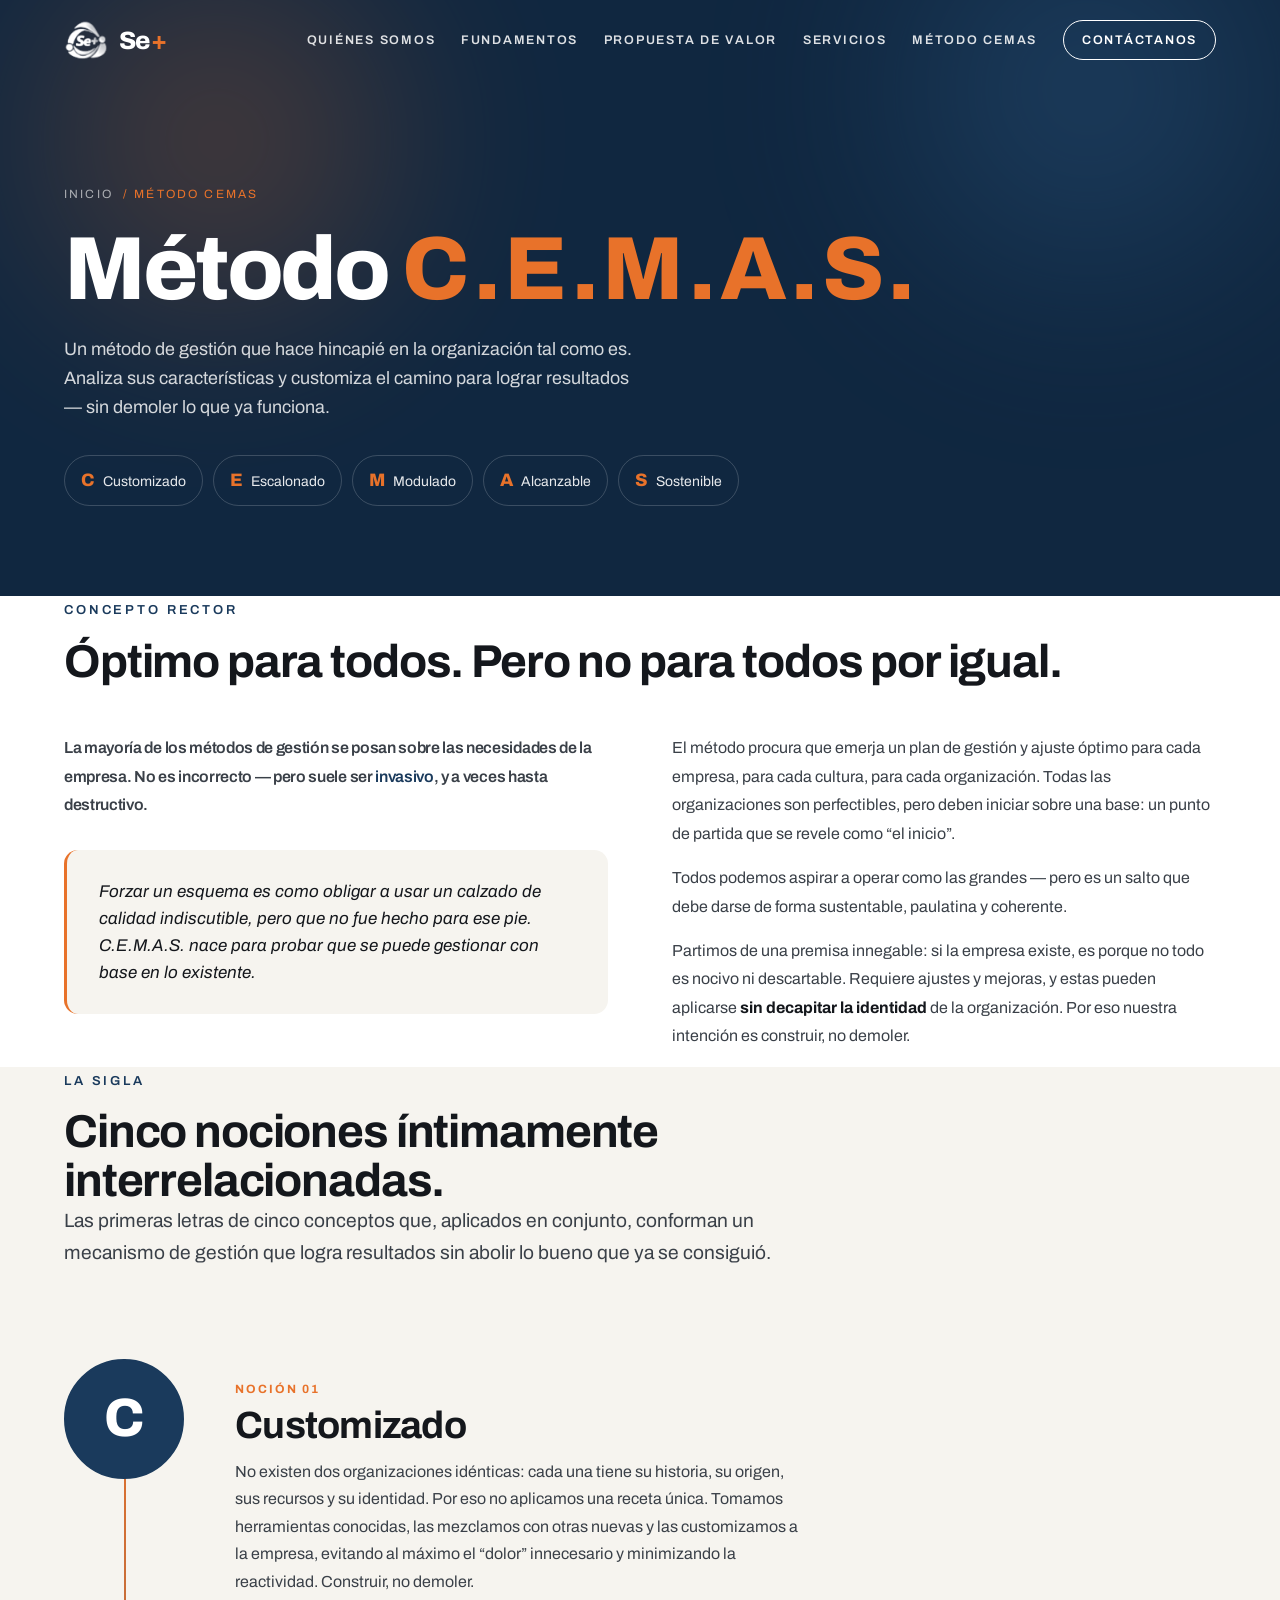
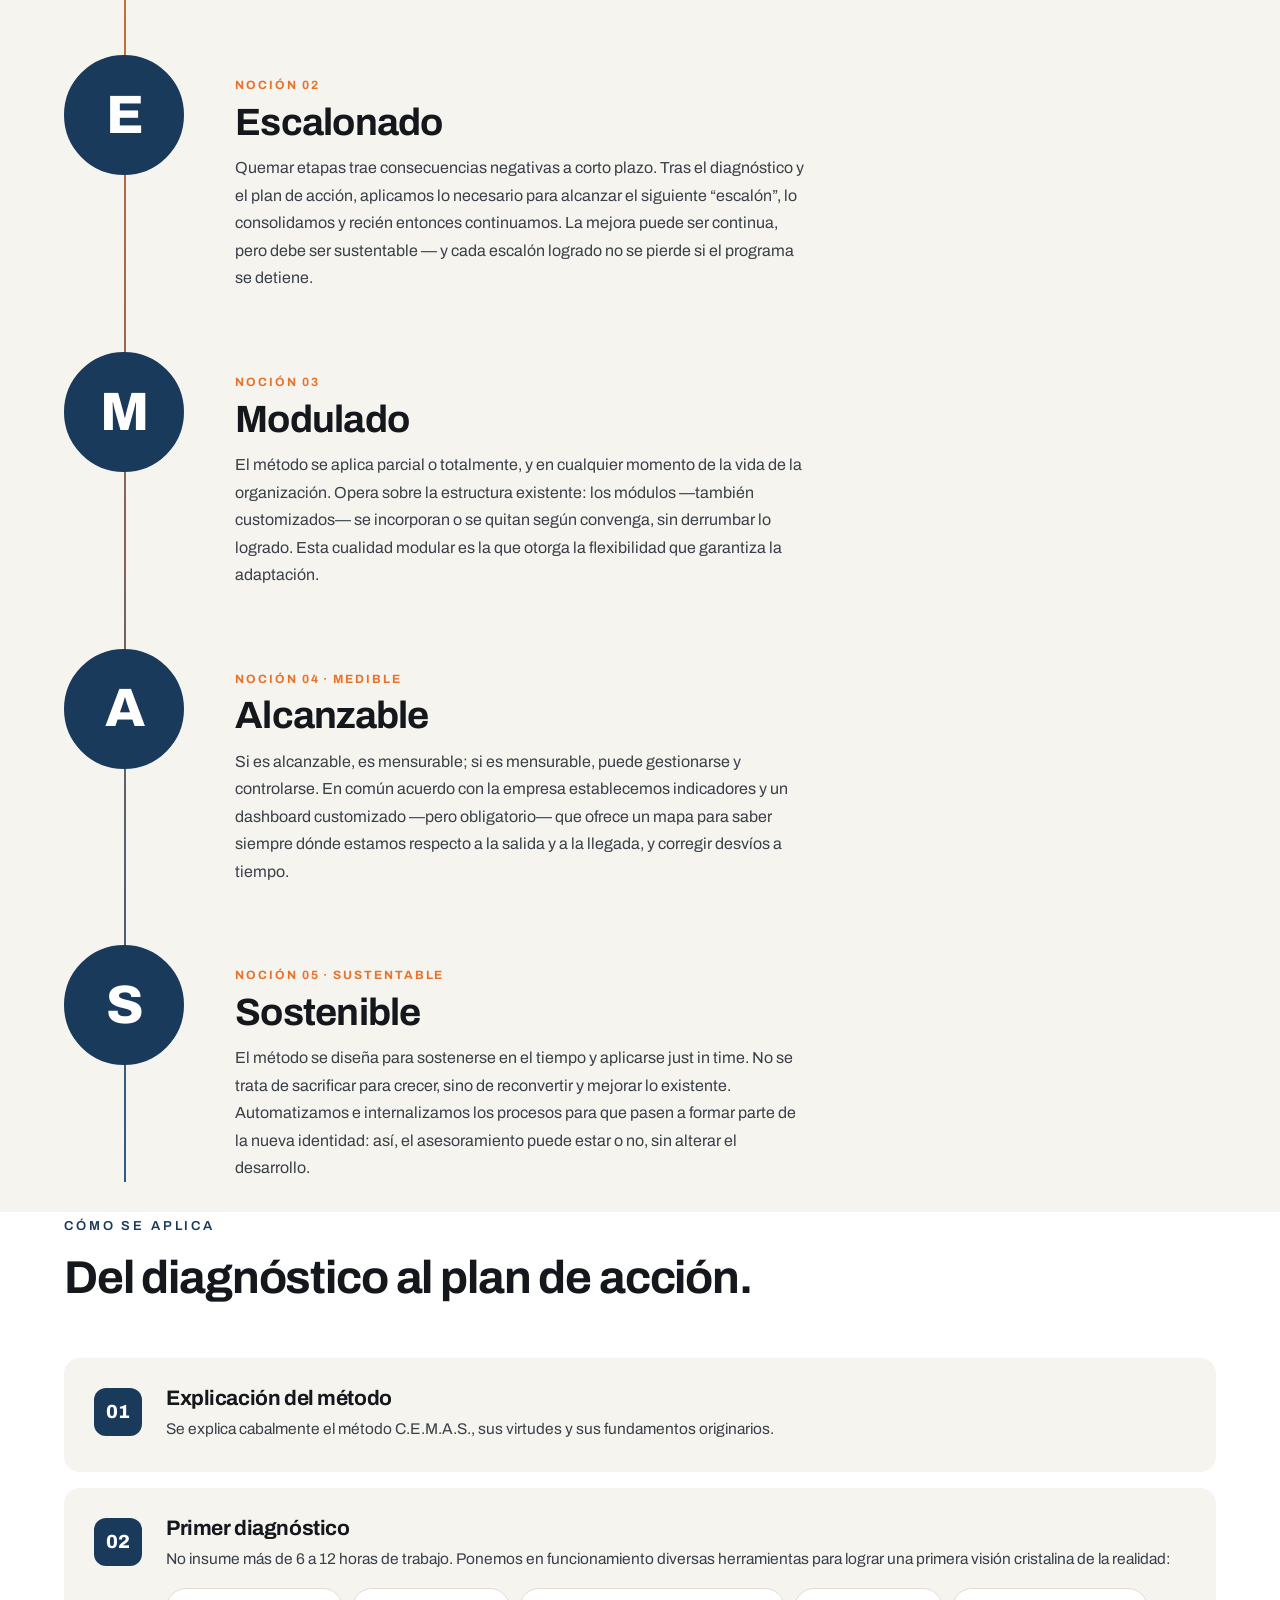
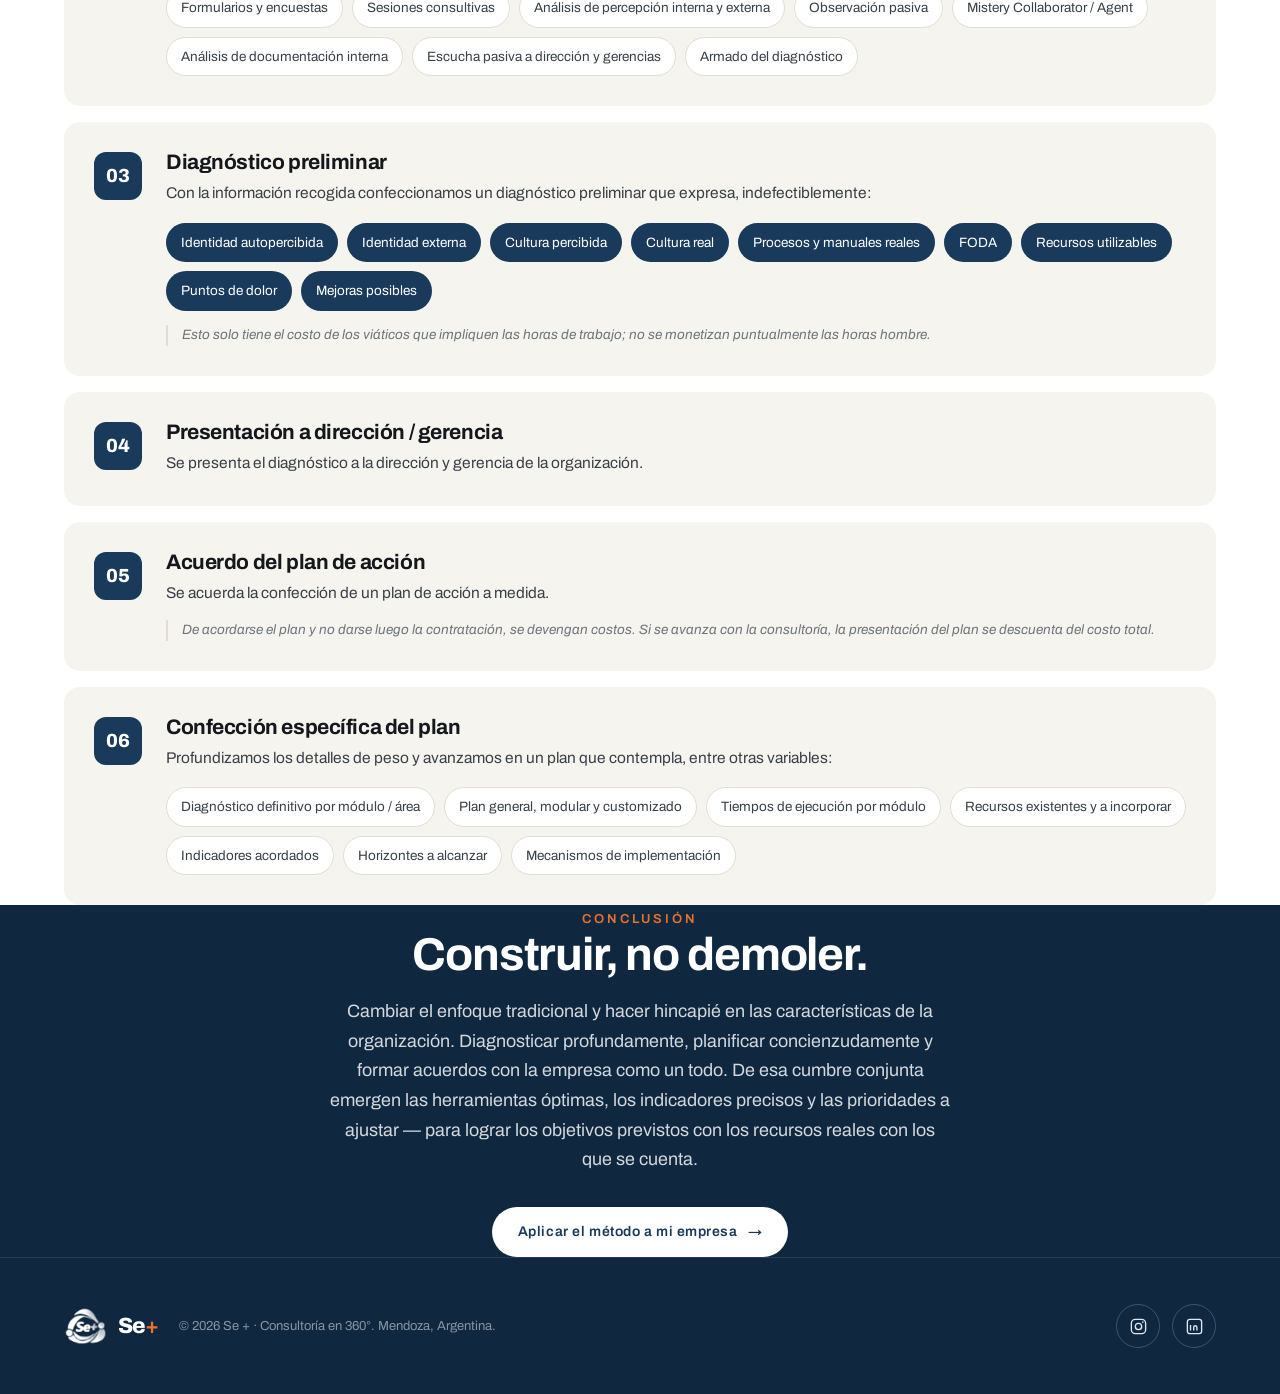
<file: metodo-cemas.html>
<!DOCTYPE html>
<html lang="es">
<head>
<meta charset="UTF-8" />
<meta name="viewport" content="width=device-width, initial-scale=1.0" />
<title>Método C.E.M.A.S. · Se +</title>
<link rel="stylesheet" href="assets/styles.css" />
<style>
.subhero{ position:relative; background:var(--navy-deep); color:#fff; padding:clamp(140px,20vh,210px) 0 clamp(70px,10vh,110px); overflow:hidden; }
.subhero__orb{ position:absolute; width:46vw; height:46vw; border-radius:50%; background:radial-gradient(circle,#E8722A,transparent 64%); filter:blur(80px); opacity:.3; top:-12vw; left:-6vw; }
.subhero__orb.b{ background:radial-gradient(circle,#2d5a85,transparent 65%); opacity:.5; left:auto; right:-8vw; top:-16vw; }
.subhero .wrap{ position:relative; z-index:2; }
.subhero .crumb{ font-size:12px; letter-spacing:.18em; text-transform:uppercase; color:var(--gold); display:inline-flex; gap:10px; align-items:center; }
.subhero .crumb a{ color:rgba(255,255,255,.6); }
.subhero h1{ margin-top:20px; color:#fff; }
.subhero h1 .letters{ color:var(--gold); letter-spacing:.04em; }
.subhero p{ margin-top:22px; max-width:58ch; color:rgba(255,255,255,.82); font-size:clamp(17px,1.4vw,21px); line-height:1.6; }
/* sigla chips en hero */
.sigla{ display:flex; flex-wrap:wrap; gap:10px; margin-top:34px; }
.sigla span{ display:inline-flex; align-items:baseline; gap:8px; padding:10px 16px; border:1px solid rgba(255,255,255,.18); border-radius:100px; font-size:14px; color:rgba(255,255,255,.9); }
.sigla span b{ color:var(--gold); font-size:18px; font-weight:800; }

/* CONCEPTO RECTOR */
.concept{ background:var(--white); }
.concept .split{ display:grid; grid-template-columns:1fr 1fr; gap:clamp(34px,5vw,72px); align-items:start; }
.concept .col p{ font-size:16px; line-height:1.78; color:var(--ink-soft); margin-bottom:16px; }
.concept .pull{ font-size:clamp(22px,2.4vw,32px); font-weight:600; letter-spacing:-.02em; line-height:1.32; color:var(--ink); }
.concept .pull em{ font-style:normal; color:var(--navy); }
.quote{ margin-top:30px; padding:28px 32px; background:var(--cream); border-radius:14px; border-left:3px solid var(--gold); font-size:17px; line-height:1.6; color:var(--ink); font-style:italic; }
@media (max-width:860px){ .concept .split{ grid-template-columns:1fr; } }

/* TIMELINE 5 LETRAS */
.method{ background:var(--cream); }
.method__intro{ max-width:740px; }
.tl{ margin-top:60px; position:relative; }
.tl::before{ content:""; position:absolute; left:60px; top:30px; bottom:30px; width:2px; background:linear-gradient(var(--gold),var(--navy-mid)); }
.stage{ display:grid; grid-template-columns:120px 1fr; gap:clamp(20px,4vw,54px); padding:30px 0; align-items:start; }
.stage__letter{ width:120px; height:120px; border-radius:50%; background:var(--white); border:2px solid var(--line); display:flex; align-items:center; justify-content:center; font-size:54px; font-weight:800; color:var(--navy); position:relative; z-index:2; transition:.5s var(--ease); letter-spacing:-.02em; }
.stage.in .stage__letter{ background:var(--navy); color:#fff; border-color:var(--navy); }
.stage__body{ padding-top:16px; }
.stage__tag{ font-size:12px; font-weight:700; letter-spacing:.16em; text-transform:uppercase; color:var(--gold); }
.stage h3{ font-size:clamp(24px,3vw,38px); margin:6px 0 12px; letter-spacing:-.02em; }
.stage p{ max-width:64ch; font-size:16px; line-height:1.72; color:var(--ink-soft); }
@media (max-width:640px){
  .tl::before{ left:30px; }
  .stage{ grid-template-columns:60px 1fr; gap:20px; }
  .stage__letter{ width:60px; height:60px; font-size:28px; }
}

/* CÓMO SE APLICA — proceso */
.apply{ background:var(--white); }
.steps{ margin-top:56px; counter-reset:step; display:flex; flex-direction:column; gap:16px; }
.step{ display:grid; grid-template-columns:auto 1fr; gap:24px; padding:30px; background:var(--cream); border-radius:16px; align-items:start; transition:.4s var(--ease); }
.step:hover{ background:var(--cream-2); }
.step__n{ counter-increment:step; width:48px; height:48px; flex:none; border-radius:12px; background:var(--navy); color:#fff; display:flex; align-items:center; justify-content:center; font-size:19px; font-weight:800; }
.step__n::before{ content:counter(step,decimal-leading-zero); }
.step h3{ font-size:21px; margin-bottom:6px; }
.step p{ font-size:15.5px; line-height:1.7; color:var(--ink-soft); }
.step .callout{ display:block; margin-top:14px; font-size:13.5px; line-height:1.55; color:var(--muted); font-style:italic; padding-left:14px; border-left:2px solid var(--line); }
.chips{ display:flex; flex-wrap:wrap; gap:9px; margin-top:16px; }
.chips span{ font-size:13.5px; padding:8px 14px; background:var(--white); border:1px solid var(--line); border-radius:100px; color:var(--ink-soft); }
.chips.out span{ border-color:transparent; background:var(--navy); color:#fff; }
@media (max-width:560px){ .step{ grid-template-columns:1fr; gap:14px; } }

/* CIERRE */
.closing{ background:var(--navy-deep); color:#fff; }
.closing .wrap{ max-width:900px; text-align:center; }
.closing .eyebrow{ color:var(--gold); }
.closing h2{ color:#fff; margin-bottom:18px; }
.closing p{ color:rgba(255,255,255,.82); font-size:clamp(17px,1.4vw,20px); line-height:1.65; margin-inline:auto; max-width:62ch; }
.closing .btn{ margin-top:32px; }
</style>
</head>
<body>

<header class="nav" id="nav">
  <a href="index.html" class="nav__logo" aria-label="Se + inicio">
    <span class="nav__mark"><img src="assets/logomark-white.png" class="logo-white" alt="" /><img src="assets/logomark-color.png" class="logo-color" alt="" /></span>
    <span class="nav__word">Se<b>+</b></span>
  </a>
  <nav class="nav__menu" id="menu">
    <a class="nav__link" href="quienes-somos.html">Quiénes Somos</a>
    <a class="nav__link" href="index.html#fundamentos">Fundamentos</a>
    <a class="nav__link" href="index.html#propuesta">Propuesta de Valor</a>
    <a class="nav__link" href="index.html#servicios">Servicios</a>
    <a class="nav__link" href="metodo-cemas.html">Método CEMAS</a>
    <a class="nav__link cta" href="index.html#contacto">Contáctanos</a>
  </nav>
  <button class="nav__burger" id="burger" aria-label="Menú"><span></span></button>
</header>

<section class="subhero" data-screen-label="CEMAS — hero">
  <div class="subhero__orb"></div>
  <div class="subhero__orb b"></div>
  <div class="wrap">
    <span class="crumb"><a href="index.html">Inicio</a> / Método CEMAS</span>
    <h1 class="display" data-reveal data-d="1">Método <span class="letters">C.E.M.A.S.</span></h1>
    <p data-reveal data-d="2">Un método de gestión que hace hincapié en la organización tal como es. Analiza sus características y customiza el camino para lograr resultados — sin demoler lo que ya funciona.</p>
    <div class="sigla" data-reveal data-d="3">
      <span><b>C</b> Customizado</span>
      <span><b>E</b> Escalonado</span>
      <span><b>M</b> Modulado</span>
      <span><b>A</b> Alcanzable</span>
      <span><b>S</b> Sostenible</span>
    </div>
  </div>
</section>

<!-- CONCEPTO RECTOR -->
<section class="section concept" data-screen-label="Concepto rector">
  <div class="wrap">
    <div class="section__head" style="margin-bottom:48px;">
      <span class="eyebrow" data-reveal>Concepto rector</span>
      <h2 class="h-lg" data-reveal data-d="1" style="margin-top:16px;">Óptimo para todos. Pero no para todos por igual.</h2>
    </div>
    <div class="split">
      <div class="col">
        <p class="pull" data-reveal>La mayoría de los métodos de gestión se posan sobre las necesidades de la empresa. No es incorrecto — pero suele ser <em>invasivo</em>, y a veces hasta destructivo.</p>
        <div class="quote" data-reveal data-d="1">Forzar un esquema es como obligar a usar un calzado de calidad indiscutible, pero que no fue hecho para ese pie. C.E.M.A.S. nace para probar que se puede gestionar con base en lo existente.</div>
      </div>
      <div class="col" data-reveal data-d="2">
        <p>El método procura que emerja un plan de gestión y ajuste óptimo para cada empresa, para cada cultura, para cada organización. Todas las organizaciones son perfectibles, pero deben iniciar sobre una base: un punto de partida que se revele como “el inicio”.</p>
        <p>Todos podemos aspirar a operar como las grandes — pero es un salto que debe darse de forma sustentable, paulatina y coherente.</p>
        <p>Partimos de una premisa innegable: si la empresa existe, es porque no todo es nocivo ni descartable. Requiere ajustes y mejoras, y estas pueden aplicarse <b style="color:var(--ink)">sin decapitar la identidad</b> de la organización. Por eso nuestra intención es construir, no demoler.</p>
      </div>
    </div>
  </div>
</section>

<!-- 5 LETRAS -->
<section class="section method" data-screen-label="Método — las 5 nociones">
  <div class="wrap">
    <div class="method__intro">
      <span class="eyebrow" data-reveal>La sigla</span>
      <h2 class="h-lg" data-reveal data-d="1" style="margin-top:16px;">Cinco nociones íntimamente interrelacionadas.</h2>
      <p class="lead" data-reveal data-d="2">Las primeras letras de cinco conceptos que, aplicados en conjunto, conforman un mecanismo de gestión que logra resultados sin abolir lo bueno que ya se consiguió.</p>
    </div>

    <div class="tl">
      <article class="stage" data-reveal>
        <div class="stage__letter">C</div>
        <div class="stage__body">
          <span class="stage__tag">Noción 01</span>
          <h3>Customizado</h3>
          <p>No existen dos organizaciones idénticas: cada una tiene su historia, su origen, sus recursos y su identidad. Por eso no aplicamos una receta única. Tomamos herramientas conocidas, las mezclamos con otras nuevas y las customizamos a la empresa, evitando al máximo el “dolor” innecesario y minimizando la reactividad. Construir, no demoler.</p>
        </div>
      </article>
      <article class="stage" data-reveal>
        <div class="stage__letter">E</div>
        <div class="stage__body">
          <span class="stage__tag">Noción 02</span>
          <h3>Escalonado</h3>
          <p>Quemar etapas trae consecuencias negativas a corto plazo. Tras el diagnóstico y el plan de acción, aplicamos lo necesario para alcanzar el siguiente “escalón”, lo consolidamos y recién entonces continuamos. La mejora puede ser continua, pero debe ser sustentable — y cada escalón logrado no se pierde si el programa se detiene.</p>
        </div>
      </article>
      <article class="stage" data-reveal>
        <div class="stage__letter">M</div>
        <div class="stage__body">
          <span class="stage__tag">Noción 03</span>
          <h3>Modulado</h3>
          <p>El método se aplica parcial o totalmente, y en cualquier momento de la vida de la organización. Opera sobre la estructura existente: los módulos —también customizados— se incorporan o se quitan según convenga, sin derrumbar lo logrado. Esta cualidad modular es la que otorga la flexibilidad que garantiza la adaptación.</p>
        </div>
      </article>
      <article class="stage" data-reveal>
        <div class="stage__letter">A</div>
        <div class="stage__body">
          <span class="stage__tag">Noción 04 · Medible</span>
          <h3>Alcanzable</h3>
          <p>Si es alcanzable, es mensurable; si es mensurable, puede gestionarse y controlarse. En común acuerdo con la empresa establecemos indicadores y un dashboard customizado —pero obligatorio— que ofrece un mapa para saber siempre dónde estamos respecto a la salida y a la llegada, y corregir desvíos a tiempo.</p>
        </div>
      </article>
      <article class="stage" data-reveal>
        <div class="stage__letter">S</div>
        <div class="stage__body">
          <span class="stage__tag">Noción 05 · Sustentable</span>
          <h3>Sostenible</h3>
          <p>El método se diseña para sostenerse en el tiempo y aplicarse just in time. No se trata de sacrificar para crecer, sino de reconvertir y mejorar lo existente. Automatizamos e internalizamos los procesos para que pasen a formar parte de la nueva identidad: así, el asesoramiento puede estar o no, sin alterar el desarrollo.</p>
        </div>
      </article>
    </div>
  </div>
</section>

<!-- CÓMO SE APLICA -->
<section class="section apply" data-screen-label="Cómo se aplica">
  <div class="wrap">
    <div class="section__head">
      <span class="eyebrow" data-reveal>Cómo se aplica</span>
      <h2 class="h-lg" data-reveal data-d="1" style="margin-top:16px;">Del diagnóstico al plan de acción.</h2>
    </div>

    <div class="steps">
      <div class="step" data-reveal>
        <div class="step__n"></div>
        <div>
          <h3>Explicación del método</h3>
          <p>Se explica cabalmente el método C.E.M.A.S., sus virtudes y sus fundamentos originarios.</p>
        </div>
      </div>

      <div class="step" data-reveal>
        <div class="step__n"></div>
        <div>
          <h3>Primer diagnóstico</h3>
          <p>No insume más de 6 a 12 horas de trabajo. Ponemos en funcionamiento diversas herramientas para lograr una primera visión cristalina de la realidad:</p>
          <div class="chips">
            <span>Formularios y encuestas</span>
            <span>Sesiones consultivas</span>
            <span>Análisis de percepción interna y externa</span>
            <span>Observación pasiva</span>
            <span>Mistery Collaborator / Agent</span>
            <span>Análisis de documentación interna</span>
            <span>Escucha pasiva a dirección y gerencias</span>
            <span>Armado del diagnóstico</span>
          </div>
        </div>
      </div>

      <div class="step" data-reveal>
        <div class="step__n"></div>
        <div>
          <h3>Diagnóstico preliminar</h3>
          <p>Con la información recogida confeccionamos un diagnóstico preliminar que expresa, indefectiblemente:</p>
          <div class="chips out">
            <span>Identidad autopercibida</span>
            <span>Identidad externa</span>
            <span>Cultura percibida</span>
            <span>Cultura real</span>
            <span>Procesos y manuales reales</span>
            <span>FODA</span>
            <span>Recursos utilizables</span>
            <span>Puntos de dolor</span>
            <span>Mejoras posibles</span>
          </div>
          <span class="callout">Esto solo tiene el costo de los viáticos que impliquen las horas de trabajo; no se monetizan puntualmente las horas hombre.</span>
        </div>
      </div>

      <div class="step" data-reveal>
        <div class="step__n"></div>
        <div>
          <h3>Presentación a dirección / gerencia</h3>
          <p>Se presenta el diagnóstico a la dirección y gerencia de la organización.</p>
        </div>
      </div>

      <div class="step" data-reveal>
        <div class="step__n"></div>
        <div>
          <h3>Acuerdo del plan de acción</h3>
          <p>Se acuerda la confección de un plan de acción a medida.</p>
          <span class="callout">De acordarse el plan y no darse luego la contratación, se devengan costos. Si se avanza con la consultoría, la presentación del plan se descuenta del costo total.</span>
        </div>
      </div>

      <div class="step" data-reveal>
        <div class="step__n"></div>
        <div>
          <h3>Confección específica del plan</h3>
          <p>Profundizamos los detalles de peso y avanzamos en un plan que contempla, entre otras variables:</p>
          <div class="chips">
            <span>Diagnóstico definitivo por módulo / área</span>
            <span>Plan general, modular y customizado</span>
            <span>Tiempos de ejecución por módulo</span>
            <span>Recursos existentes y a incorporar</span>
            <span>Indicadores acordados</span>
            <span>Horizontes a alcanzar</span>
            <span>Mecanismos de implementación</span>
          </div>
        </div>
      </div>
    </div>
  </div>
</section>

<!-- CIERRE -->
<section class="section closing" data-screen-label="Conclusión">
  <div class="wrap">
    <span class="eyebrow" data-reveal>Conclusión</span>
    <h2 class="h-lg" data-reveal data-d="1">Construir, no demoler.</h2>
    <p data-reveal data-d="2">Cambiar el enfoque tradicional y hacer hincapié en las características de la organización. Diagnosticar profundamente, planificar concienzudamente y formar acuerdos con la empresa como un todo. De esa cumbre conjunta emergen las herramientas óptimas, los indicadores precisos y las prioridades a ajustar — para lograr los objetivos previstos con los recursos reales con los que se cuenta.</p>
    <a href="index.html#contacto" class="btn btn--light" data-reveal data-d="3">Aplicar el método a mi empresa <span class="arr">→</span></a>
  </div>
</section>

<footer class="contact foot foot--page" data-screen-label="Footer">
  <div class="wrap">
    <div class="contact__bottom">
      <div class="contact__brand">
        <div class="foot-logo">
          <img src="assets/logomark-white.png" alt="Se +" />
          <span class="w">Se<b>+</b></span>
        </div>
        <span class="copy">© 2026 Se + · Consultoría en 360°. Mendoza, Argentina.</span>
      </div>
      <div class="social">
        <a href="#" aria-label="Instagram"><svg width="19" height="19" viewBox="0 0 24 24" fill="none" stroke="currentColor" stroke-width="1.7"><rect x="3" y="3" width="18" height="18" rx="5"/><circle cx="12" cy="12" r="4"/><circle cx="17.5" cy="6.5" r="1" fill="currentColor" stroke="none"/></svg></a>
        <a href="#" aria-label="LinkedIn"><svg width="19" height="19" viewBox="0 0 24 24" fill="none" stroke="currentColor" stroke-width="1.7"><rect x="3" y="3" width="18" height="18" rx="3"/><path d="M7 10v7M7 7v.01M11 17v-4a2 2 0 014 0v4"/></svg></a>
      </div>
    </div>
  </div>
</footer>

<script src="assets/main.js"></script>
</body>
</html>
</file>
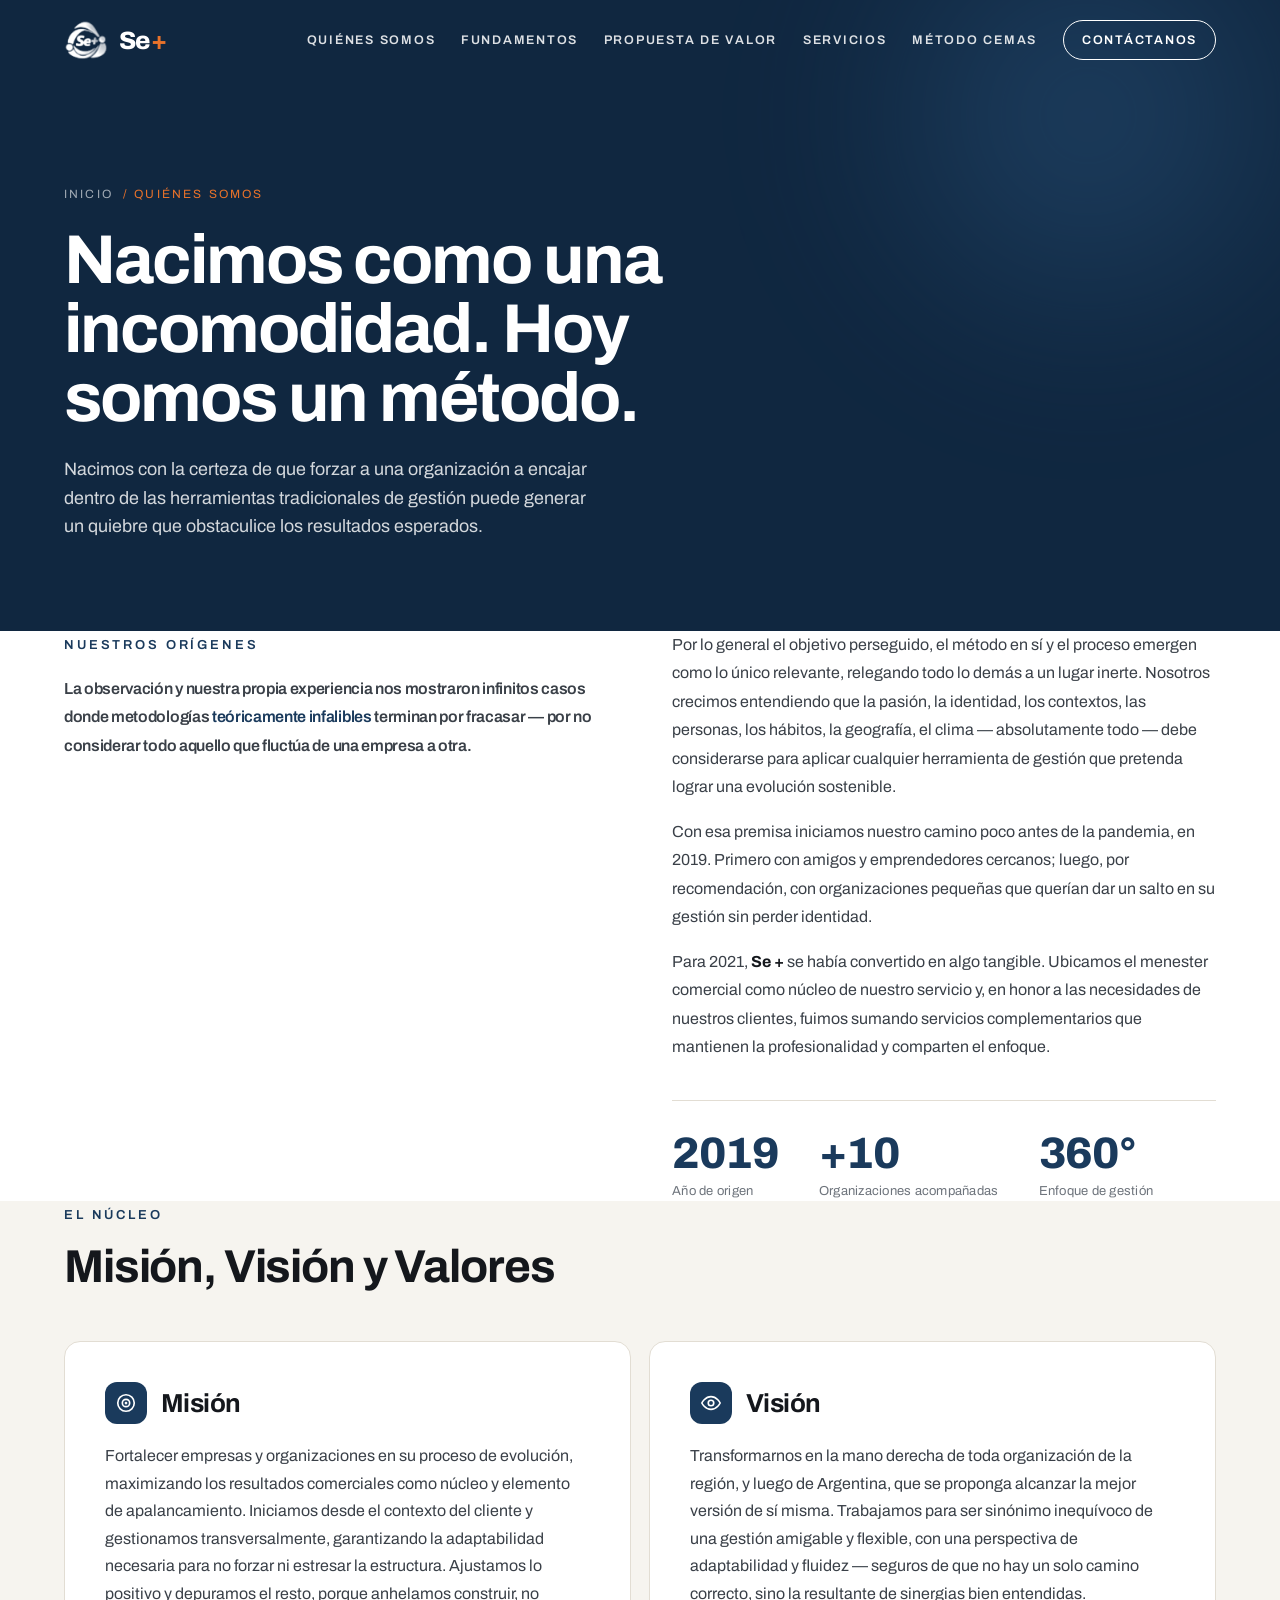
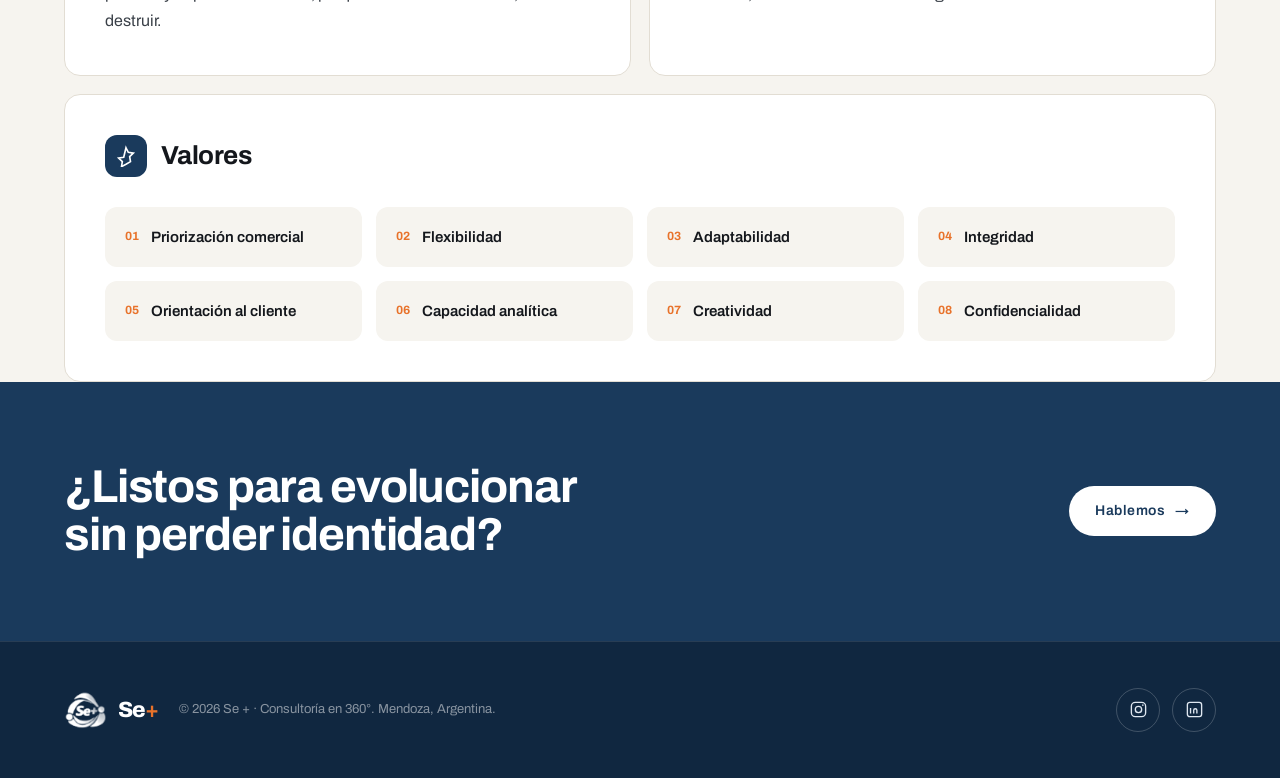
<file: quienes-somos.html>
<!DOCTYPE html>
<html lang="es">
<head>
<meta charset="UTF-8" />
<meta name="viewport" content="width=device-width, initial-scale=1.0" />
<title>Quiénes Somos · Se +</title>
<link rel="stylesheet" href="assets/styles.css" />
<style>
/* sub-hero compartido */
.subhero{ position:relative; background:var(--navy-deep); color:#fff; padding:clamp(140px,20vh,210px) 0 clamp(70px,10vh,110px); overflow:hidden; }
.subhero__orb{ position:absolute; width:46vw; height:46vw; border-radius:50%; background:radial-gradient(circle,#2d5a85,transparent 65%); filter:blur(70px); opacity:.5; top:-14vw; right:-8vw; }
.subhero .wrap{ position:relative; z-index:2; }
.subhero .crumb{ font-size:12px; letter-spacing:.18em; text-transform:uppercase; color:var(--gold); display:inline-flex; gap:10px; align-items:center; }
.subhero .crumb a{ color:rgba(255,255,255,.6); }
.subhero h1{ margin-top:20px; color:#fff; max-width:18ch; }
.subhero p{ margin-top:22px; max-width:54ch; color:rgba(255,255,255,.82); font-size:clamp(17px,1.4vw,21px); line-height:1.6; }

.origins{ background:var(--white); }
.origins .split{ display:grid; grid-template-columns:1fr 1fr; gap:clamp(34px,5vw,72px); align-items:start; }
.origins .lead-q{ font-size:clamp(22px,2.3vw,30px); font-weight:600; letter-spacing:-.02em; line-height:1.35; color:var(--ink); }
.origins .lead-q em{ font-style:normal; color:var(--navy); }
.origins .col p{ font-size:16px; line-height:1.78; color:var(--ink-soft); margin-bottom:16px; }
.origins .stat-row{ display:flex; gap:40px; margin-top:38px; padding-top:30px; border-top:1px solid var(--line); flex-wrap:wrap; }
.stat .n{ font-size:44px; font-weight:800; letter-spacing:-.03em; color:var(--navy); line-height:1; }
.stat .l{ font-size:13px; color:var(--muted); margin-top:6px; letter-spacing:.02em; }
@media (max-width:860px){ .origins .split{ grid-template-columns:1fr; } }

/* MVV cards */
.mvv{ background:var(--cream); }
.mvv__grid{ display:grid; grid-template-columns:1fr 1fr; gap:18px; margin-top:50px; }
.mvv-card{ background:var(--white); border:1px solid var(--line); border-radius:16px; padding:40px; transition:.45s var(--ease); }
.mvv-card:hover{ transform:translateY(-5px); box-shadow:0 30px 60px -34px rgba(16,39,64,.4); }
.mvv-card.span{ grid-column:1 / -1; }
.mvv-card .k{ display:flex; align-items:center; gap:14px; margin-bottom:18px; }
.mvv-card .k .dot{ width:42px; height:42px; border-radius:12px; background:var(--navy); color:#fff; display:flex; align-items:center; justify-content:center; }
.mvv-card .k .dot svg{ width:22px; height:22px; }
.mvv-card .k h3{ font-size:26px; }
.mvv-card p{ font-size:16px; line-height:1.72; color:var(--ink-soft); }
.values{ display:grid; grid-template-columns:repeat(4,1fr); gap:14px; margin-top:30px; }
.value-chip{ display:flex; align-items:center; gap:12px; padding:18px 20px; background:var(--cream); border-radius:12px; font-weight:600; font-size:15px; color:var(--ink); transition:.35s var(--ease); }
.value-chip:hover{ background:var(--navy); color:#fff; transform:translateY(-3px); }
.value-chip .vn{ font-size:12px; font-weight:700; color:var(--gold); font-variant-numeric:tabular-nums; }
@media (max-width:860px){ .mvv__grid{ grid-template-columns:1fr; } .values{ grid-template-columns:repeat(2,1fr); } }
@media (max-width:520px){ .values{ grid-template-columns:1fr; } }

/* CTA band */
.ctaband{ background:var(--navy); color:#fff; }
.ctaband .wrap{ display:flex; align-items:center; justify-content:space-between; gap:30px; flex-wrap:wrap; padding-block:clamp(60px,9vh,96px); }
.ctaband h2{ color:#fff; max-width:20ch; }
</style>
</head>
<body>

<header class="nav" id="nav">
  <a href="index.html" class="nav__logo" aria-label="Se + inicio">
    <span class="nav__mark"><img src="assets/logomark-white.png" class="logo-white" alt="" /><img src="assets/logomark-color.png" class="logo-color" alt="" /></span>
    <span class="nav__word">Se<b>+</b></span>
  </a>
  <nav class="nav__menu" id="menu">
    <a class="nav__link" href="quienes-somos.html">Quiénes Somos</a>
    <a class="nav__link" href="index.html#fundamentos">Fundamentos</a>
    <a class="nav__link" href="index.html#propuesta">Propuesta de Valor</a>
    <a class="nav__link" href="index.html#servicios">Servicios</a>
    <a class="nav__link" href="metodo-cemas.html">Método CEMAS</a>
    <a class="nav__link cta" href="index.html#contacto">Contáctanos</a>
  </nav>
  <button class="nav__burger" id="burger" aria-label="Menú"><span></span></button>
</header>

<section class="subhero" data-screen-label="Quiénes Somos — hero">
  <div class="subhero__orb"></div>
  <div class="wrap">
    <span class="crumb"><a href="index.html">Inicio</a> / Quiénes Somos</span>
    <h1 class="h-xl" data-reveal data-d="1">Nacimos como una incomodidad. Hoy somos un método.</h1>
    <p data-reveal data-d="2">Nacimos con la certeza de que forzar a una organización a encajar dentro de las herramientas tradicionales de gestión puede generar un quiebre que obstaculice los resultados esperados.</p>
  </div>
</section>

<section class="section origins" data-screen-label="Orígenes">
  <div class="wrap split">
    <div class="col">
      <span class="eyebrow" data-reveal>Nuestros orígenes</span>
      <p class="lead-q" data-reveal data-d="1" style="margin-top:18px;">La observación y nuestra propia experiencia nos mostraron infinitos casos donde metodologías <em>teóricamente infalibles</em> terminan por fracasar — por no considerar todo aquello que fluctúa de una empresa a otra.</p>
    </div>
    <div class="col" data-reveal data-d="2">
      <p>Por lo general el objetivo perseguido, el método en sí y el proceso emergen como lo único relevante, relegando todo lo demás a un lugar inerte. Nosotros crecimos entendiendo que la pasión, la identidad, los contextos, las personas, los hábitos, la geografía, el clima — absolutamente todo — debe considerarse para aplicar cualquier herramienta de gestión que pretenda lograr una evolución sostenible.</p>
      <p>Con esa premisa iniciamos nuestro camino poco antes de la pandemia, en 2019. Primero con amigos y emprendedores cercanos; luego, por recomendación, con organizaciones pequeñas que querían dar un salto en su gestión sin perder identidad.</p>
      <p>Para 2021, <b style="color:var(--ink)">Se +</b> se había convertido en algo tangible. Ubicamos el menester comercial como núcleo de nuestro servicio y, en honor a las necesidades de nuestros clientes, fuimos sumando servicios complementarios que mantienen la profesionalidad y comparten el enfoque.</p>
      <div class="stat-row">
        <div class="stat"><div class="n">2019</div><div class="l">Año de origen</div></div>
        <div class="stat"><div class="n">+10</div><div class="l">Organizaciones acompañadas</div></div>
        <div class="stat"><div class="n">360°</div><div class="l">Enfoque de gestión</div></div>
      </div>
    </div>
  </div>
</section>

<section class="section mvv" data-screen-label="Misión Visión Valores">
  <div class="wrap">
    <div class="section__head">
      <span class="eyebrow" data-reveal>El núcleo</span>
      <h2 class="h-lg" data-reveal data-d="1" style="margin-top:16px;">Misión, Visión y Valores</h2>
    </div>
    <div class="mvv__grid">
      <div class="mvv-card" data-reveal data-d="1">
        <div class="k"><span class="dot"><svg viewBox="0 0 24 24" fill="none" stroke="currentColor" stroke-width="1.8"><circle cx="12" cy="12" r="9"/><circle cx="12" cy="12" r="4"/><circle cx="12" cy="12" r="0.6" fill="currentColor"/></svg></span><h3>Misión</h3></div>
        <p>Fortalecer empresas y organizaciones en su proceso de evolución, maximizando los resultados comerciales como núcleo y elemento de apalancamiento. Iniciamos desde el contexto del cliente y gestionamos transversalmente, garantizando la adaptabilidad necesaria para no forzar ni estresar la estructura. Ajustamos lo positivo y depuramos el resto, porque anhelamos construir, no destruir.</p>
      </div>
      <div class="mvv-card" data-reveal data-d="2">
        <div class="k"><span class="dot"><svg viewBox="0 0 24 24" fill="none" stroke="currentColor" stroke-width="1.8"><path d="M2 12s3.5-7 10-7 10 7 10 7-3.5 7-10 7-10-7-10-7z"/><circle cx="12" cy="12" r="3"/></svg></span><h3>Visión</h3></div>
        <p>Transformarnos en la mano derecha de toda organización de la región, y luego de Argentina, que se proponga alcanzar la mejor versión de sí misma. Trabajamos para ser sinónimo inequívoco de una gestión amigable y flexible, con una perspectiva de adaptabilidad y fluidez — seguros de que no hay un solo camino correcto, sino la resultante de sinergias bien entendidas.</p>
      </div>
      <div class="mvv-card span" data-reveal>
        <div class="k"><span class="dot"><svg viewBox="0 0 24 24" fill="none" stroke="currentColor" stroke-width="1.8"><path d="M12 3l2.5 5 5.5.8-4 3.9.9 5.5L12 21l-4.9 2.6.9-5.5-4-3.9 5.5-.8z"/></svg></span><h3>Valores</h3></div>
        <div class="values">
          <div class="value-chip"><span class="vn">01</span>Priorización comercial</div>
          <div class="value-chip"><span class="vn">02</span>Flexibilidad</div>
          <div class="value-chip"><span class="vn">03</span>Adaptabilidad</div>
          <div class="value-chip"><span class="vn">04</span>Integridad</div>
          <div class="value-chip"><span class="vn">05</span>Orientación al cliente</div>
          <div class="value-chip"><span class="vn">06</span>Capacidad analítica</div>
          <div class="value-chip"><span class="vn">07</span>Creatividad</div>
          <div class="value-chip"><span class="vn">08</span>Confidencialidad</div>
        </div>
      </div>
    </div>
  </div>
</section>

<section class="ctaband" data-screen-label="CTA">
  <div class="wrap">
    <h2 class="h-lg" data-reveal>¿Listos para evolucionar sin perder identidad?</h2>
    <a href="index.html#contacto" class="btn btn--light" data-reveal data-d="1">Hablemos <span class="arr">→</span></a>
  </div>
</section>

<footer class="contact foot foot--page" data-screen-label="Footer">
  <div class="wrap">
    <div class="contact__bottom">
      <div class="contact__brand">
        <div class="foot-logo">
          <img src="assets/logomark-white.png" alt="Se +" />
          <span class="w">Se<b>+</b></span>
        </div>
        <span class="copy">© 2026 Se + · Consultoría en 360°. Mendoza, Argentina.</span>
      </div>
      <div class="social">
        <a href="#" aria-label="Instagram"><svg width="19" height="19" viewBox="0 0 24 24" fill="none" stroke="currentColor" stroke-width="1.7"><rect x="3" y="3" width="18" height="18" rx="5"/><circle cx="12" cy="12" r="4"/><circle cx="17.5" cy="6.5" r="1" fill="currentColor" stroke="none"/></svg></a>
        <a href="#" aria-label="LinkedIn"><svg width="19" height="19" viewBox="0 0 24 24" fill="none" stroke="currentColor" stroke-width="1.7"><rect x="3" y="3" width="18" height="18" rx="3"/><path d="M7 10v7M7 7v.01M11 17v-4a2 2 0 014 0v4"/></svg></a>
      </div>
    </div>
  </div>
</footer>

<script src="assets/main.js"></script>
</body>
</html>
</file>
<file: assets/styles.css>
/* =========================================================
   SE +  ·  Consultoría en 360
   Sistema de diseño — corporativo luminoso
   ========================================================= */

@import url('https://fonts.googleapis.com/css2?family=Archivo:ital,wght@0,300;0,400;0,500;0,600;0,700;0,800;0,900;1,400&display=swap');

:root{
  /* --- Color --- */
  --cream:        #F6F4EF;
  --cream-2:      #EFEBE3;
  --white:        #FFFFFF;
  --ink:          #14171C;
  --ink-soft:     #3A4048;
  --muted:        #6E747C;
  --line:         #E2DDD3;

  --navy:         #1A3A5C;
  --navy-deep:    #102740;
  --navy-mid:     #2D5A85;
  --navy-glow:    #3E76A8;

  --gold:         #E8722A;   /* el "+" / acento cálido del logo */
  --gold-soft:    #F0935A;

  /* --- Type --- */
  --font: 'Archivo', system-ui, -apple-system, sans-serif;

  /* --- Layout --- */
  --pad: clamp(22px, 5vw, 90px);
  --maxw: 1320px;

  /* --- Motion --- */
  --ease: cubic-bezier(.22,.61,.36,1);
  --ease-out: cubic-bezier(.16,1,.3,1);
}

*{ box-sizing:border-box; margin:0; padding:0; }
html{ scroll-behavior:smooth; -webkit-text-size-adjust:100%; }
body{
  font-family:var(--font);
  background:var(--cream);
  color:var(--ink);
  line-height:1.6;
  font-weight:400;
  overflow-x:hidden;
  -webkit-font-smoothing:antialiased;
  text-rendering:optimizeLegibility;
}
img{ display:block; max-width:100%; }
a{ color:inherit; text-decoration:none; }
button{ font-family:inherit; cursor:pointer; border:none; background:none; color:inherit; }
::selection{ background:var(--navy); color:#fff; }

/* --- Type helpers --- */
.eyebrow{
  font-size:13px; font-weight:600; letter-spacing:.22em;
  text-transform:uppercase; color:var(--navy);
}
.eyebrow .num{ color:var(--gold); margin-right:.6em; font-variant-numeric:tabular-nums; }

h1,h2,h3{ font-weight:700; letter-spacing:-0.02em; line-height:1.04; }
.display{
  font-size:clamp(40px, 7vw, 104px);
  font-weight:800; letter-spacing:-0.035em; line-height:.98;
}
.h-xl{ font-size:clamp(34px, 5.4vw, 76px); font-weight:700; letter-spacing:-0.03em; line-height:1.0; }
.h-lg{ font-size:clamp(28px, 3.6vw, 48px); font-weight:700; letter-spacing:-0.025em; line-height:1.05; }
.lead{ font-size:clamp(18px, 1.5vw, 23px); line-height:1.65; color:var(--ink-soft); font-weight:400; }
.body{ font-size:clamp(16px,1.15vw,18px); color:var(--ink-soft); line-height:1.75; }

.wrap{ max-width:var(--maxw); margin:0 auto; padding-inline:var(--pad); }

/* =========================================================
   Top navigation
   ========================================================= */
.nav{
  position:fixed; inset:0 0 auto 0; z-index:100;
  display:flex; align-items:center; justify-content:space-between;
  padding:18px var(--pad);
  transition:background .5s var(--ease), box-shadow .5s var(--ease), padding .4s var(--ease);
}
.nav.scrolled{
  background:rgba(246,244,239,.86);
  backdrop-filter:blur(16px) saturate(1.4);
  box-shadow:0 1px 0 var(--line);
  padding-block:12px;
}
.nav__logo{ display:flex; align-items:center; gap:11px; }
.nav__mark{ position:relative; width:44px; height:44px; flex:none; }
.nav__mark img{ position:absolute; inset:0; height:100%; width:100%; object-fit:contain; transition:opacity .4s var(--ease); }
.nav.scrolled .nav__mark .logo-white{ opacity:0; }
.nav:not(.scrolled) .nav__mark .logo-color{ opacity:0; }
.nav__word{ font-size:25px; font-weight:800; letter-spacing:-.03em; color:#fff; transition:color .4s var(--ease); line-height:1; }
.nav__word b{ color:var(--gold); font-weight:800; margin-left:1px; }
.nav.scrolled .nav__word{ color:var(--navy); }
@media (max-width:520px){ .nav__word{ display:none; } }

.nav__menu{ display:flex; align-items:center; gap:clamp(14px,2vw,34px); }
.nav__link{
  font-size:12.5px; font-weight:600; letter-spacing:.14em; text-transform:uppercase;
  color:#fff; opacity:.86; position:relative; padding:6px 0; transition:opacity .3s, color .3s;
  white-space:nowrap;
}
.nav.scrolled .nav__link{ color:var(--ink); opacity:.7; }
.nav__link::after{
  content:""; position:absolute; left:0; bottom:0; height:2px; width:0;
  background:var(--gold); transition:width .35s var(--ease);
}
.nav__link:hover{ opacity:1; }
.nav__link:hover::after{ width:100%; }
.nav__link.cta{
  border:1.5px solid currentColor; padding:9px 18px; border-radius:100px; opacity:1;
}
.nav.scrolled .nav__link.cta{ background:var(--navy); color:#fff; border-color:var(--navy); }
.nav__link.cta::after{ display:none; }

.nav__burger{ display:none; width:42px; height:42px; align-items:center; justify-content:center; }
.nav__burger span{ display:block; width:22px; height:2px; background:currentColor; position:relative; transition:.3s; }
.nav__burger span::before,.nav__burger span::after{ content:""; position:absolute; left:0; width:22px; height:2px; background:currentColor; transition:.3s; }
.nav__burger span::before{ top:-7px; } .nav__burger span::after{ top:7px; }
.nav:not(.scrolled) .nav__burger{ color:#fff; }

/* mobile drawer */
@media (max-width:1080px){
  .nav__menu{
    position:fixed; inset:0 0 0 auto; width:min(82vw,340px);
    flex-direction:column; align-items:flex-start; justify-content:center; gap:8px;
    background:var(--navy-deep); padding:40px var(--pad);
    transform:translateX(100%); transition:transform .5s var(--ease); z-index:120;
  }
  body.menu-open .nav__menu{ transform:translateX(0); }
  .nav__menu .nav__link{ color:#fff !important; opacity:.92; font-size:16px; }
  .nav__menu .nav__link.cta{ margin-top:14px; }
  .nav__burger{ display:flex; z-index:130; }
  body.menu-open .nav__burger span{ background:transparent; }
  body.menu-open .nav__burger span::before{ top:0; transform:rotate(45deg); background:#fff; }
  body.menu-open .nav__burger span::after{ top:0; transform:rotate(-45deg); background:#fff; }
}

/* =========================================================
   Image / video placeholders
   ========================================================= */
.ph{
  position:relative; overflow:hidden; background:var(--cream-2);
  background-image:
    repeating-linear-gradient(135deg, rgba(26,58,92,.05) 0 2px, transparent 2px 14px);
  display:flex; align-items:center; justify-content:center;
}
.ph--dark{
  background:var(--navy-deep);
  background-image:
    repeating-linear-gradient(135deg, rgba(255,255,255,.045) 0 2px, transparent 2px 16px);
}
.ph__tag{
  font-family:ui-monospace, 'SFMono-Regular', Menlo, monospace;
  font-size:11.5px; letter-spacing:.04em; color:var(--navy);
  background:rgba(255,255,255,.72); border:1px solid var(--line);
  padding:8px 13px; border-radius:6px; max-width:84%; text-align:center; line-height:1.5;
  backdrop-filter:blur(4px);
}
.ph--dark .ph__tag{ color:#cfe0f2; background:rgba(16,39,64,.5); border-color:rgba(255,255,255,.14); }
.ph__tag b{ display:block; font-weight:700; letter-spacing:.12em; text-transform:uppercase; margin-bottom:3px; color:var(--gold); }

/* =========================================================
   Buttons
   ========================================================= */
.btn{
  display:inline-flex; align-items:center; gap:10px;
  font-size:14px; font-weight:600; letter-spacing:.04em;
  padding:14px 26px; border-radius:100px; transition:.35s var(--ease);
}
.btn--solid{ background:var(--navy); color:#fff; }
.btn--solid:hover{ background:var(--navy-deep); transform:translateY(-2px); box-shadow:0 14px 34px -16px var(--navy); }
.btn--ghost{ border:1.5px solid var(--navy); color:var(--navy); }
.btn--ghost:hover{ background:var(--navy); color:#fff; }
.btn--light{ background:#fff; color:var(--navy); }
.btn .arr{ transition:transform .35s var(--ease); }
.btn:hover .arr{ transform:translateX(4px); }

/* =========================================================
   Scroll reveal
   ========================================================= */
[data-reveal]{ opacity:0; transform:translateY(34px); transition:opacity 1s var(--ease-out), transform 1s var(--ease-out); }
[data-reveal="left"]{ transform:translateX(-46px); }
[data-reveal="right"]{ transform:translateX(46px); }
[data-reveal].in{ opacity:1; transform:none; }
[data-reveal][data-d="1"]{ transition-delay:.08s; }
[data-reveal][data-d="2"]{ transition-delay:.16s; }
[data-reveal][data-d="3"]{ transition-delay:.24s; }
[data-reveal][data-d="4"]{ transition-delay:.32s; }
[data-reveal][data-d="5"]{ transition-delay:.40s; }
[data-reveal][data-d="6"]{ transition-delay:.48s; }
@media (prefers-reduced-motion:reduce){
  [data-reveal]{ opacity:1 !important; transform:none !important; }
  html{ scroll-behavior:auto; }
}

/* =========================================================
   Footer (compartido)
   ========================================================= */
.foot{ background:var(--navy-deep); color:#dfe7f0; }
.foot a:hover{ color:#fff; }

/* footer de subpáginas: separación + respiro */
.foot--page{ border-top:1px solid rgba(255,255,255,.1); padding:46px 0; }

.contact__bottom{ display:flex; justify-content:space-between; align-items:center; gap:24px; flex-wrap:wrap; }
.foot--page .contact__brand{ display:flex; align-items:center; gap:20px; flex-wrap:wrap; }
.foot-logo{ display:flex; align-items:center; gap:11px; }
.foot-logo img{ height:38px; width:auto; }
.foot-logo .w{ font-size:22px; font-weight:800; letter-spacing:-.03em; color:#fff; line-height:1; }
.foot-logo .w b{ color:var(--gold); }
.copy{ font-size:13px; color:rgba(255,255,255,.5); }
.social{ display:flex; gap:12px; }
.social a{ width:44px; height:44px; border-radius:50%; border:1px solid rgba(255,255,255,.2); display:flex; align-items:center; justify-content:center; color:#dfe7f0; transition:.3s; }
.social a:hover{ background:#fff; color:var(--navy); border-color:#fff; }
@media (max-width:600px){ .contact__bottom{ flex-direction:column; align-items:flex-start; gap:24px; } }
</file>
